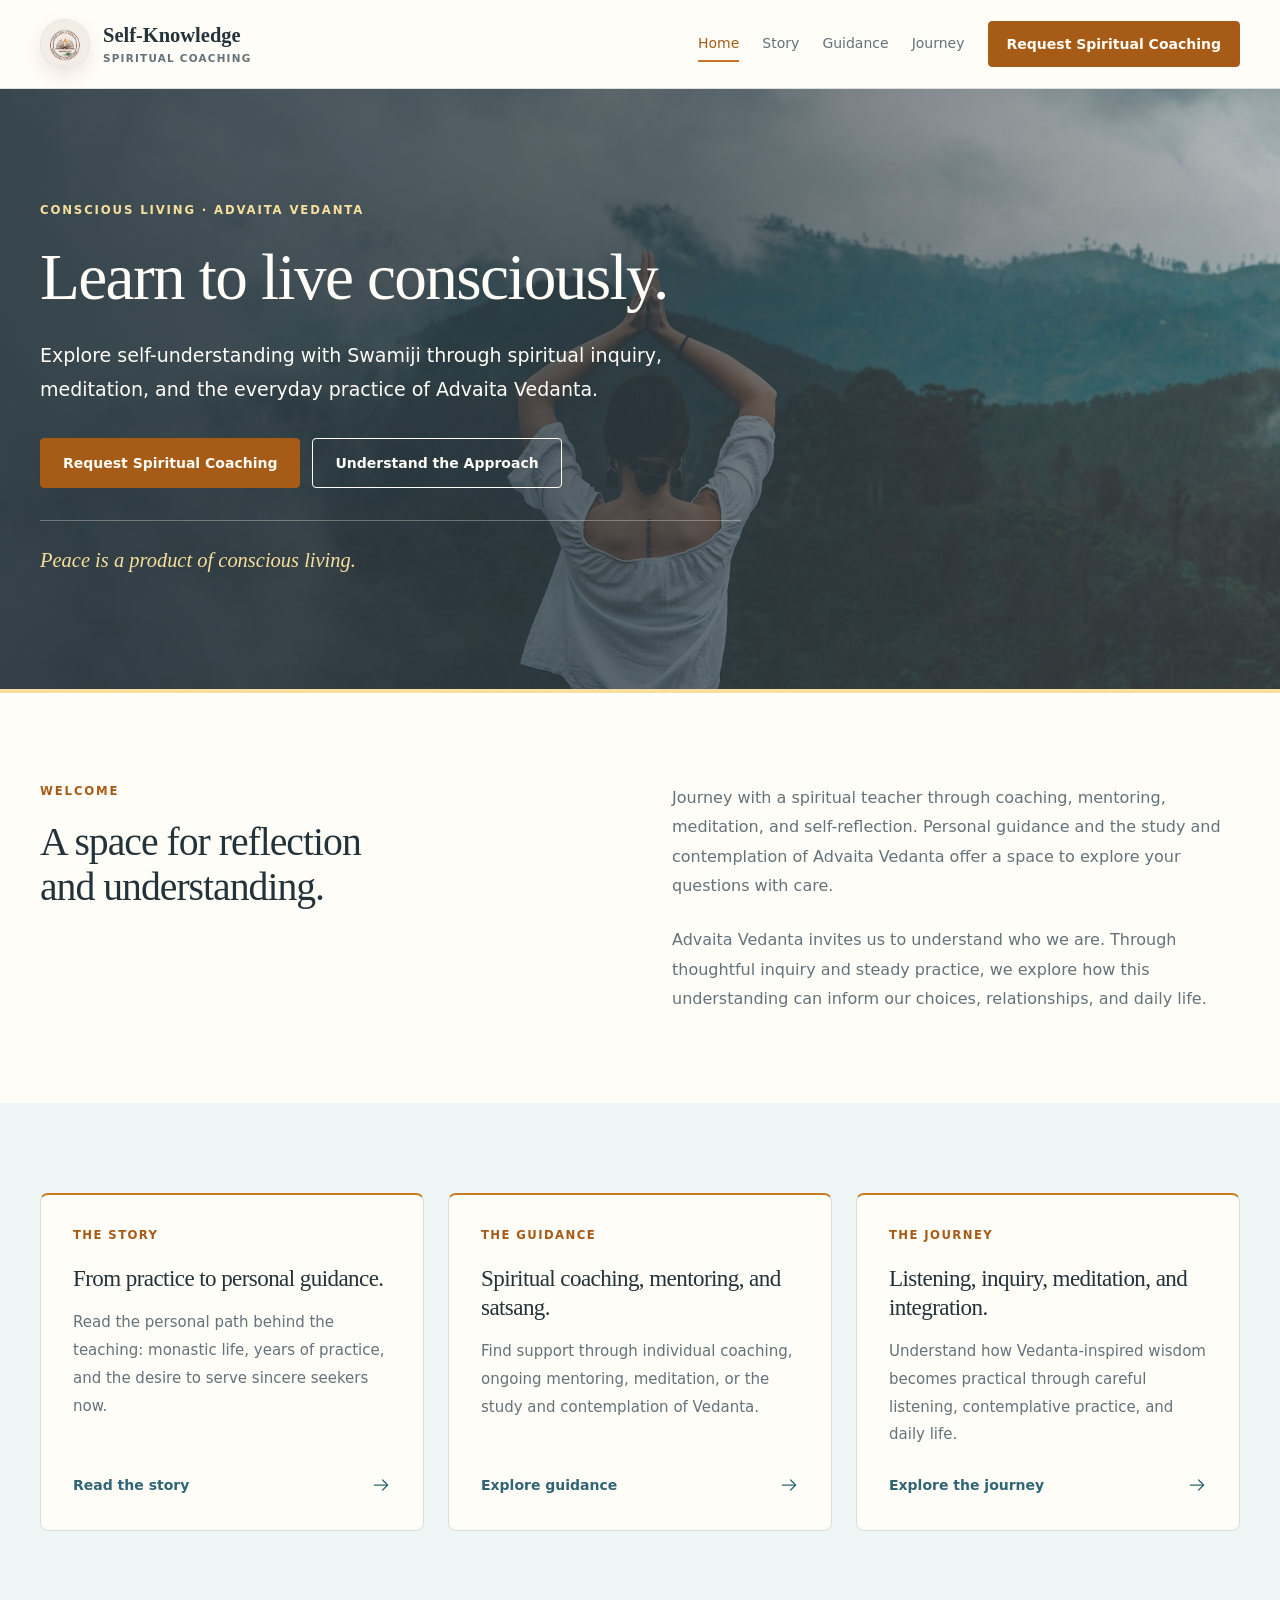
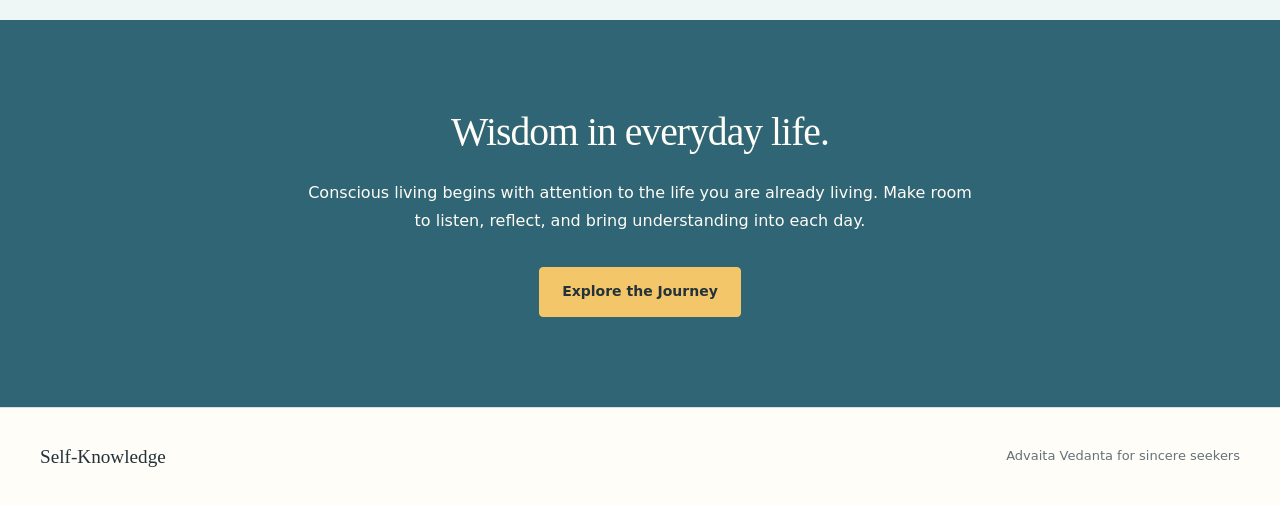
<file: index.html>
<!doctype html>
<html lang="en">
  <head>
    <meta charset="utf-8">
    <meta name="viewport" content="width=device-width, initial-scale=1">
    <title>Spiritual Coaching | Self-Knowledge</title>
    <link rel="stylesheet" href="styles.css?v=20261010-journey">
  </head>
  <body class="site-page">
    <a class="skip-link" href="#main-content">Skip to content</a>
    <div class="site-shell">
      <header class="nav">
        <div class="container nav-inner">
          <a class="brand" href="index.html" aria-label="Self-Knowledge home">
            <img class="brand-emblem" src="images/site-sharada-vidya-emblem.jpg" alt="Sharada Vidya Education Foundation emblem">
            <span class="brand-text">
              <span class="brand-name">Self-Knowledge</span>
              <span class="brand-subtitle">Spiritual Coaching</span>
            </span>
          </a>
          <button class="menu-toggle" type="button" aria-label="Open navigation menu" aria-controls="mobile-navigation" aria-expanded="false">
            <span></span>
            <span></span>
            <span></span>
          </button>
          <nav class="nav-links" aria-label="Primary navigation">
            <a aria-current="page" href="index.html">Home</a>
            <a href="about.html">Story</a>
            <a href="services.html">Guidance</a>
            <a href="approach.html">Journey</a>
            <a class="nav-cta" href="contact.html">Request Spiritual Coaching</a>
          </nav>
        </div>
        <button class="drawer-backdrop" type="button" data-drawer-close tabindex="-1" aria-label="Close navigation menu"></button>
        <aside class="mobile-drawer" id="mobile-navigation" role="dialog" aria-modal="true" aria-label="Mobile navigation" aria-hidden="true" inert>
          <div class="drawer-header">
            <a class="brand" href="index.html" aria-label="Self-Knowledge home">
              <img class="brand-emblem" src="images/site-sharada-vidya-emblem.jpg" alt="Sharada Vidya Education Foundation emblem">
              <span class="brand-text">
                <span class="brand-name">Self-Knowledge</span>
                <span class="brand-subtitle">Spiritual Coaching</span>
              </span>
            </a>
            <button class="drawer-close" type="button" data-drawer-close aria-label="Close navigation menu">Close</button>
          </div>
          <nav class="drawer-links" aria-label="Mobile primary navigation">
            <a aria-current="page" href="index.html">Home</a>
            <a href="about.html">Story</a>
            <a href="services.html">Guidance</a>
            <a href="approach.html">Journey</a>
            <a class="nav-cta" href="contact.html">Request Spiritual Coaching</a>
          </nav>
        </aside>
      </header>

      <main id="main-content" tabindex="-1">
        <section class="hero home-hero">
          <div class="container hero-frame">
            <div class="hero-copy">
              <p class="eyebrow">Conscious living &middot; Advaita Vedanta</p>
              <h1>Learn to live consciously.</h1>
              <p class="lead">Explore self-understanding with Swamiji through spiritual inquiry, meditation, and the everyday practice of Advaita Vedanta.</p>
              <div class="hero-actions">
                <a class="button" href="contact.html">Request Spiritual Coaching</a>
                <a class="button secondary" href="approach.html">Understand the Approach</a>
              </div>
              <p class="hero-note"><span>Peace is a product of conscious living.</span></p>
            </div>
            <figure class="hero-media">
              <img src="images/site-hero-yoga.jpg" alt="Yoga practice overlooking misty mountains" width="1600" height="2000" fetchpriority="high" decoding="async">
            </figure>
          </div>
        </section>

        <section class="section">
          <div class="container intro-grid">
            <div>
              <p class="eyebrow">Welcome</p>
              <h2>A space for reflection<br>and understanding.</h2>
            </div>
            <div class="intro-copy">
              <p>Journey with a spiritual teacher through coaching, mentoring, meditation, and self-reflection. Personal guidance and the study and contemplation of Advaita Vedanta offer a space to explore your questions with care.</p>
              <p>Advaita Vedanta invites us to understand who we are. Through thoughtful inquiry and steady practice, we explore how this understanding can inform our choices, relationships, and daily life.</p>
            </div>
          </div>
        </section>

        <section class="section band">
          <div class="container page-card-grid">
            <article class="page-card">
              <span>The story</span>
              <h3>From practice to personal guidance.</h3>
              <p>Read the personal path behind the teaching: monastic life, years of practice, and the desire to serve sincere seekers now.</p>
              <a href="about.html">Read the story<svg viewBox="0 0 24 24" fill="none" stroke="currentColor" stroke-width="1.5" stroke-linecap="round" stroke-linejoin="round" aria-hidden="true" focusable="false"><path d="M4 12h16m-6-6 6 6-6 6"/></svg></a>
            </article>
            <article class="page-card">
              <span>The guidance</span>
              <h3>Spiritual coaching, mentoring, and satsang.</h3>
              <p>Find support through individual coaching, ongoing mentoring, meditation, or the study and contemplation of Vedanta.</p>
              <a href="services.html">Explore guidance<svg viewBox="0 0 24 24" fill="none" stroke="currentColor" stroke-width="1.5" stroke-linecap="round" stroke-linejoin="round" aria-hidden="true" focusable="false"><path d="M4 12h16m-6-6 6 6-6 6"/></svg></a>
            </article>
            <article class="page-card">
              <span>The journey</span>
              <h3>Listening, inquiry, meditation, and integration.</h3>
              <p>Understand how Vedanta-inspired wisdom becomes practical through careful listening, contemplative practice, and daily life.</p>
              <a href="approach.html">Explore the journey<svg viewBox="0 0 24 24" fill="none" stroke="currentColor" stroke-width="1.5" stroke-linecap="round" stroke-linejoin="round" aria-hidden="true" focusable="false"><path d="M4 12h16m-6-6 6 6-6 6"/></svg></a>
            </article>
          </div>
        </section>

        <section class="section">
          <div class="container">
            <div class="cta-band">
              <h2>Wisdom in everyday life.</h2>
              <p>Conscious living begins with attention to the life you are already living. Make room to listen, reflect, and bring understanding into each day.</p>
              <a class="button" href="approach.html">Explore the Journey</a>
            </div>
          </div>
        </section>
      </main>

      <footer class="footer">
        <div class="container footer-inner">
          <span>Self-Knowledge</span>
          <span>Advaita Vedanta for sincere seekers</span>
        </div>
      </footer>
    </div>
    <script src="script.js?v=20261010-redesign"></script>
  </body>
</html>
</file>
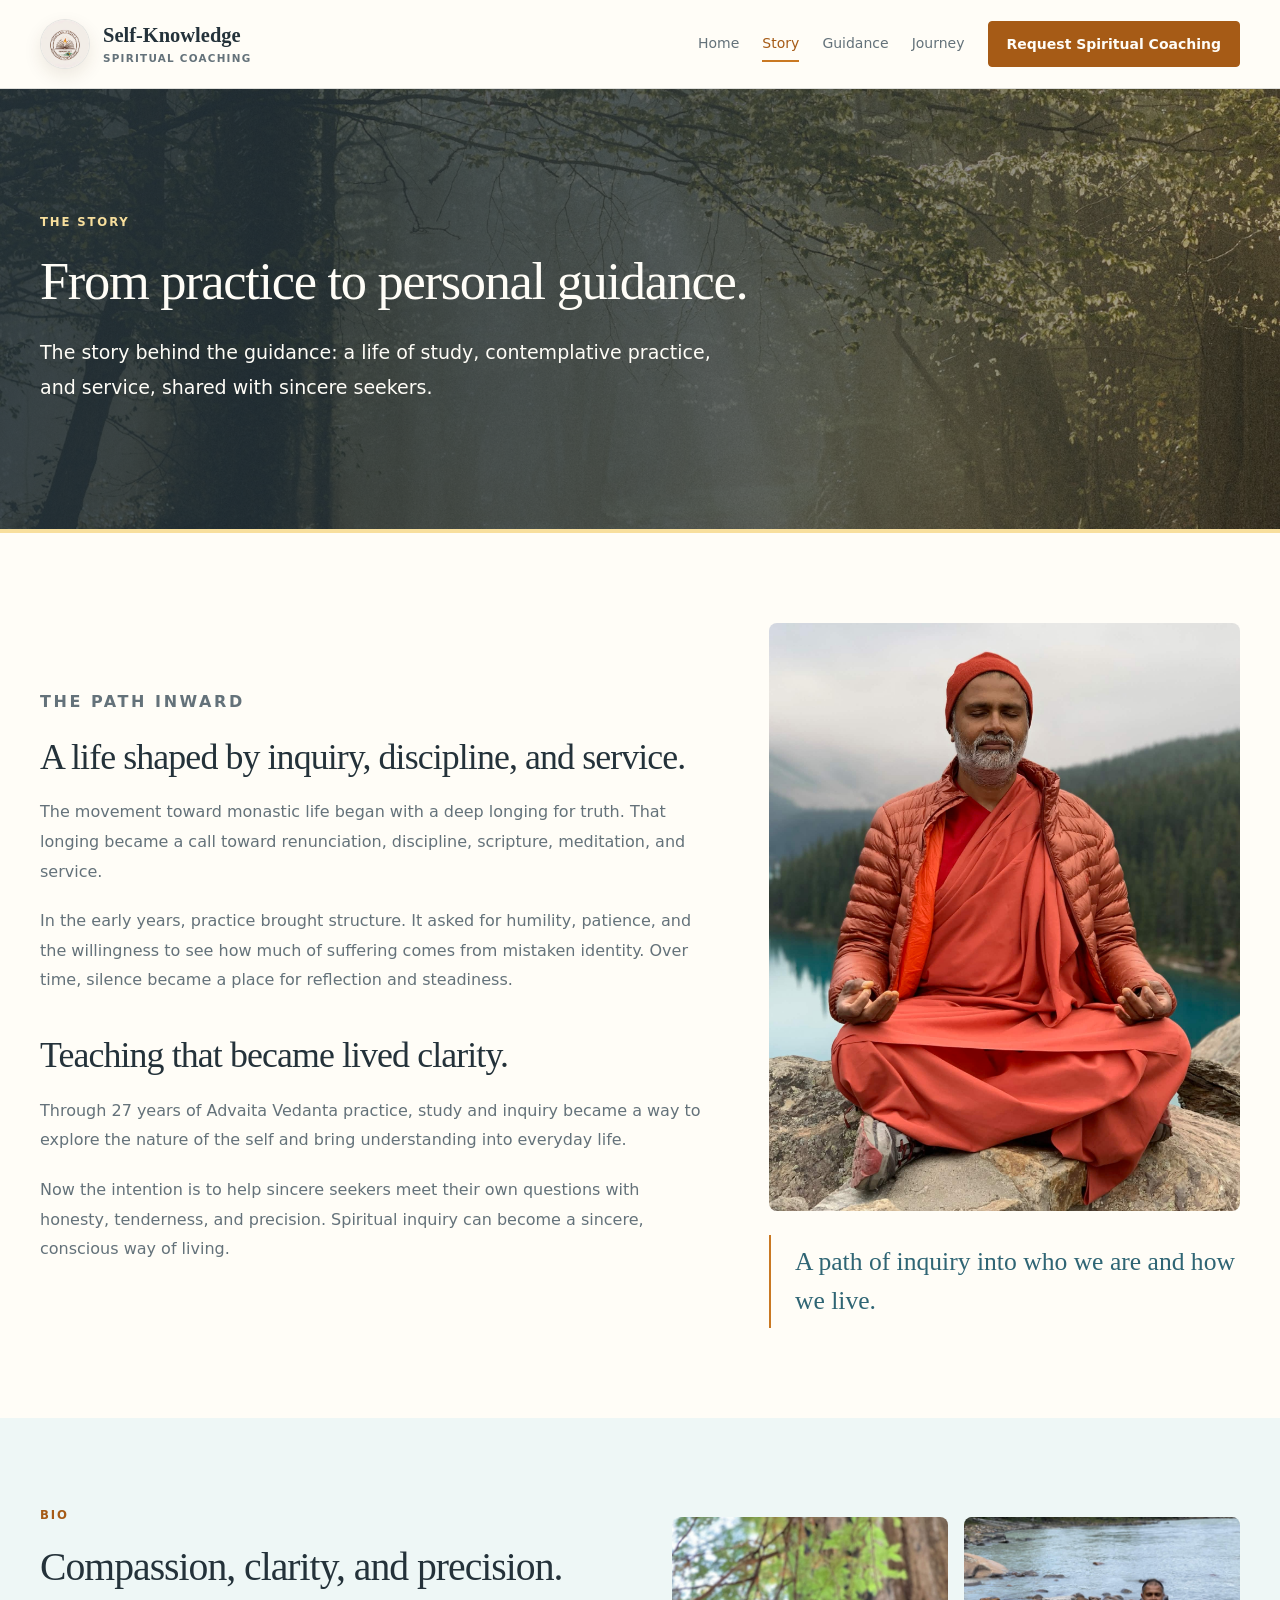
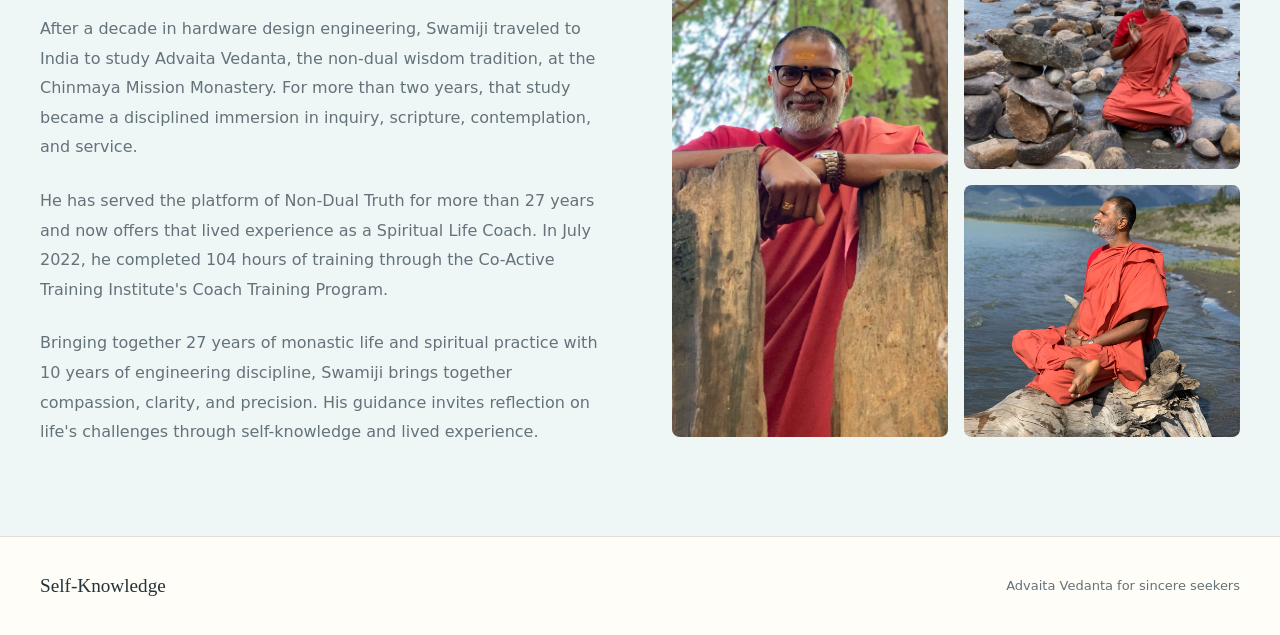
<file: about.html>
<!doctype html>
<html lang="en">
  <head>
    <meta charset="utf-8">
    <meta name="viewport" content="width=device-width, initial-scale=1">
    <title>Story | Self-Knowledge</title>
    <link rel="stylesheet" href="styles.css?v=20261010-journey">
  </head>
  <body class="site-page">
    <a class="skip-link" href="#main-content">Skip to content</a>
    <div class="site-shell">
      <header class="nav">
        <div class="container nav-inner">
          <a class="brand" href="index.html" aria-label="Self-Knowledge home">
            <img class="brand-emblem" src="images/site-sharada-vidya-emblem.jpg" alt="Sharada Vidya Education Foundation emblem">
            <span class="brand-text">
              <span class="brand-name">Self-Knowledge</span>
              <span class="brand-subtitle">Spiritual Coaching</span>
            </span>
          </a>
          <button class="menu-toggle" type="button" aria-label="Open navigation menu" aria-controls="mobile-navigation" aria-expanded="false">
            <span></span>
            <span></span>
            <span></span>
          </button>
          <nav class="nav-links" aria-label="Primary navigation">
            <a href="index.html">Home</a>
            <a aria-current="page" href="about.html">Story</a>
            <a href="services.html">Guidance</a>
            <a href="approach.html">Journey</a>
            <a class="nav-cta" href="contact.html">Request Spiritual Coaching</a>
          </nav>
        </div>
        <button class="drawer-backdrop" type="button" data-drawer-close tabindex="-1" aria-label="Close navigation menu"></button>
        <aside class="mobile-drawer" id="mobile-navigation" role="dialog" aria-modal="true" aria-label="Mobile navigation" aria-hidden="true" inert>
          <div class="drawer-header">
            <a class="brand" href="index.html" aria-label="Self-Knowledge home">
              <img class="brand-emblem" src="images/site-sharada-vidya-emblem.jpg" alt="Sharada Vidya Education Foundation emblem">
              <span class="brand-text">
                <span class="brand-name">Self-Knowledge</span>
                <span class="brand-subtitle">Spiritual Coaching</span>
              </span>
            </a>
            <button class="drawer-close" type="button" data-drawer-close aria-label="Close navigation menu">Close</button>
          </div>
          <nav class="drawer-links" aria-label="Mobile primary navigation">
            <a href="index.html">Home</a>
            <a aria-current="page" href="about.html">Story</a>
            <a href="services.html">Guidance</a>
            <a href="approach.html">Journey</a>
            <a class="nav-cta" href="contact.html">Request Spiritual Coaching</a>
          </nav>
        </aside>
      </header>

      <main id="main-content" tabindex="-1">
        <section class="page-hero story-hero">
          <div class="container hero-frame">
            <div class="hero-copy">
              <p class="eyebrow">The story</p>
            <h1>From practice to personal guidance.</h1>
            <p class="lead">The story behind the guidance: a life of study, contemplative practice, and service, shared with sincere seekers.</p>
            </div>
            <figure class="hero-media">
              <img src="images/site-hero-forest-path.jpg" alt="A quiet path through a misty forest" width="1800" height="2700" fetchpriority="high" decoding="async">
            </figure>
          </div>
        </section>

        <section class="section story-narrative">
          <div class="container story-page story-page-refined">
            <article class="story-main">
              <div class="story-chapter">
              <p class="eyebrow">The path inward</p>
              <h2>A life shaped by inquiry, discipline, and service.</h2>
              <p>The movement toward monastic life began with a deep longing for truth. That longing became a call toward renunciation, discipline, scripture, meditation, and service.</p>
              <p>In the early years, practice brought structure. It asked for humility, patience, and the willingness to see how much of suffering comes from mistaken identity. Over time, silence became a place for reflection and steadiness.</p>
              </div>
              <div class="story-chapter">
              <h2>Teaching that became lived clarity.</h2>
              <p>Through 27 years of Advaita Vedanta practice, study and inquiry became a way to explore the nature of the self and bring understanding into everyday life.</p>
              <p>Now the intention is to help sincere seekers meet their own questions with honesty, tenderness, and precision. Spiritual inquiry can become a sincere, conscious way of living.</p>
            </div>
            </article>
            <aside class="story-aside story-gallery">
              <img src="images/swamiji-mountain-lake-meditation.jpg" alt="Swamiji seated in meditation by a mountain lake" width="2880" height="2160" loading="lazy" decoding="async">
              <p class="quote">A path of inquiry into who we are and how we live.</p>
            </aside>
          </div>
        </section>

        <section class="section band bio-section">
          <div class="container bio-feature">
            <div class="bio-placeholder">
              <p class="eyebrow">Bio</p>
              <h2>Compassion, clarity, and precision.</h2>
              <p>After a decade in hardware design engineering, Swamiji traveled to India to study Advaita Vedanta, the non-dual wisdom tradition, at the Chinmaya Mission Monastery. For more than two years, that study became a disciplined immersion in inquiry, scripture, contemplation, and service.</p>
              <p>He has served the platform of Non-Dual Truth for more than 27 years and now offers that lived experience as a Spiritual Life Coach. In July 2022, he completed 104 hours of training through the Co-Active Training Institute's Coach Training Program.</p>
              <p>Bringing together 27 years of monastic life and spiritual practice with 10 years of engineering discipline, Swamiji brings together compassion, clarity, and precision. His guidance invites reflection on life's challenges through self-knowledge and lived experience.</p>
            </div>
            <div class="bio-image-grid" aria-label="Swamiji photos">
              <img src="images/swamiji-tree-portrait.jpg" alt="Swamiji smiling among trees" width="2160" height="2880" loading="lazy" decoding="async">
              <img src="images/swamiji-riverside-meditation.jpg" alt="Swamiji meditating beside a quiet river" width="2880" height="2160" loading="lazy" decoding="async">
              <img src="images/swamiji-lakeside-profile.jpg" alt="Swamiji seated beside a mountain lake" width="2160" height="2880" loading="lazy" decoding="async">
            </div>
          </div>
        </section>

      </main>

      <footer class="footer">
        <div class="container footer-inner">
          <span>Self-Knowledge</span>
          <span>Advaita Vedanta for sincere seekers</span>
        </div>
      </footer>
    </div>
    <script src="script.js?v=20261010-redesign"></script>
  </body>
</html>
</file>
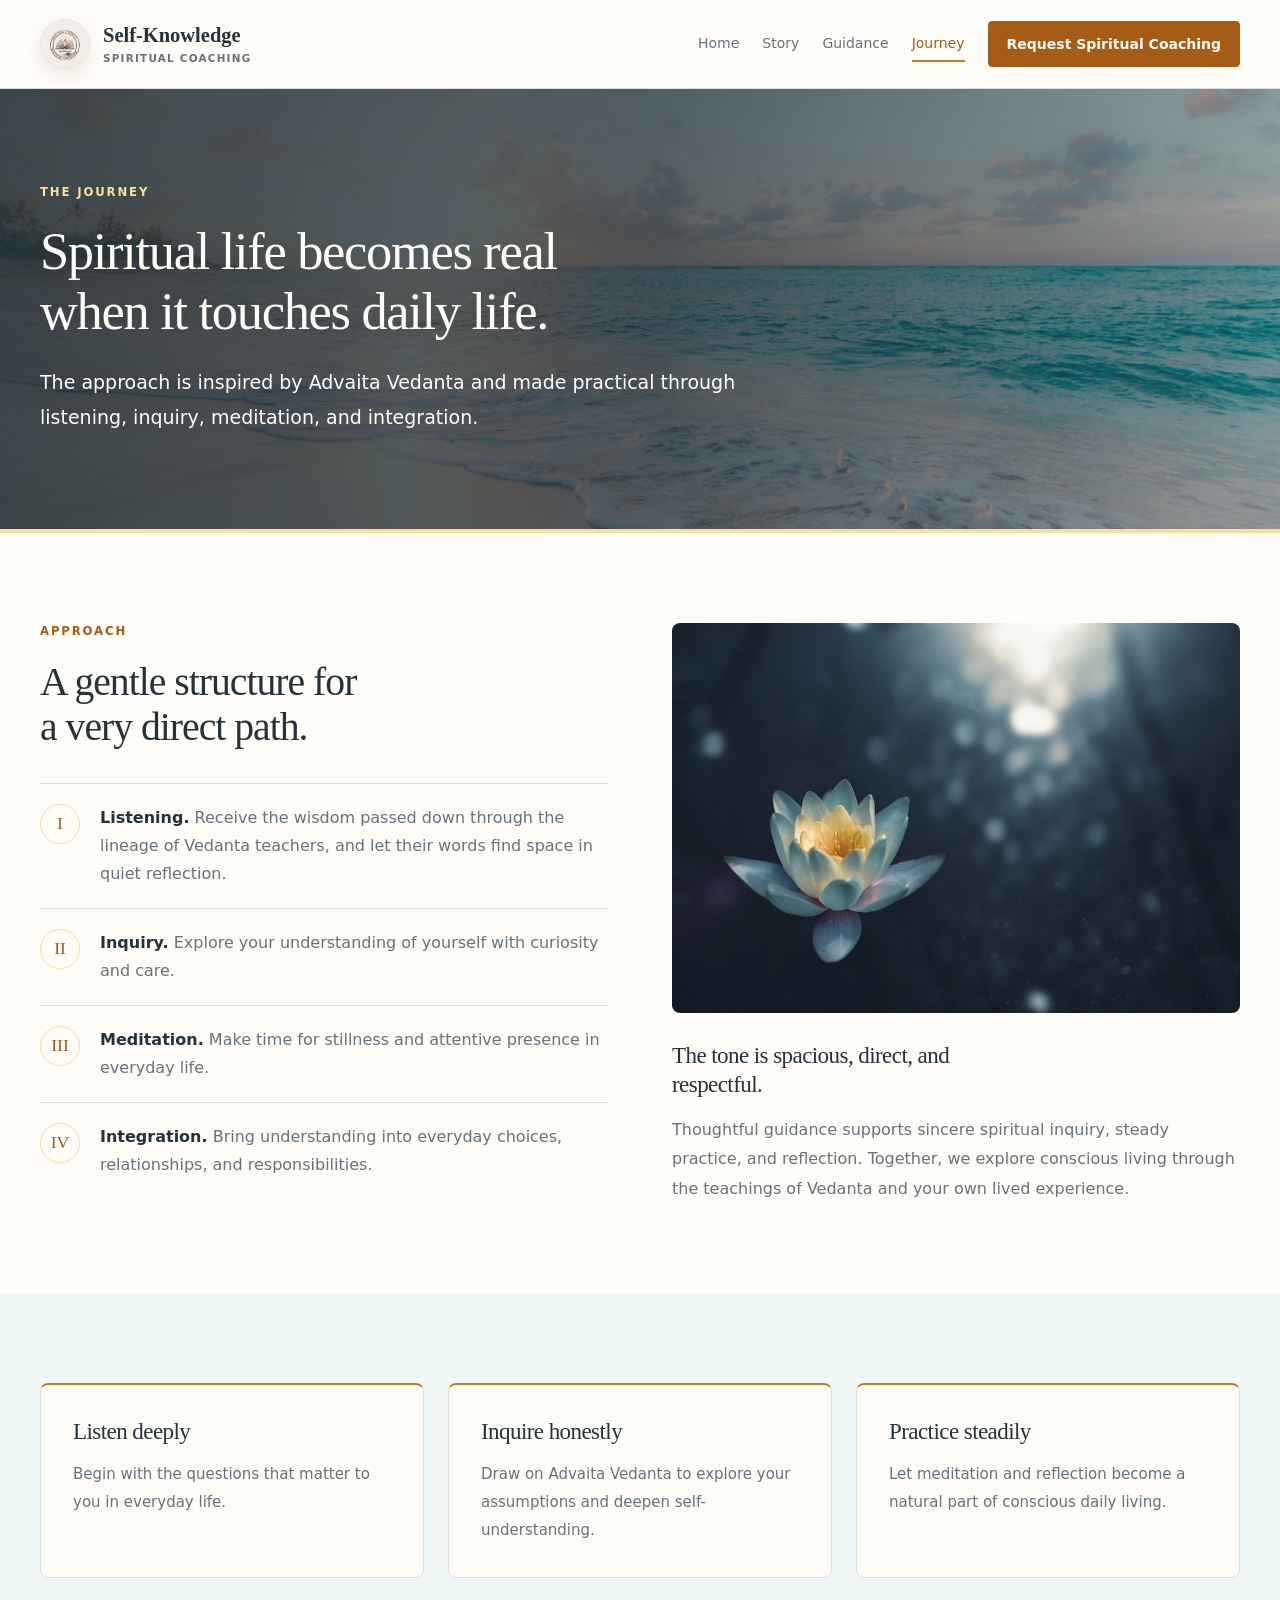
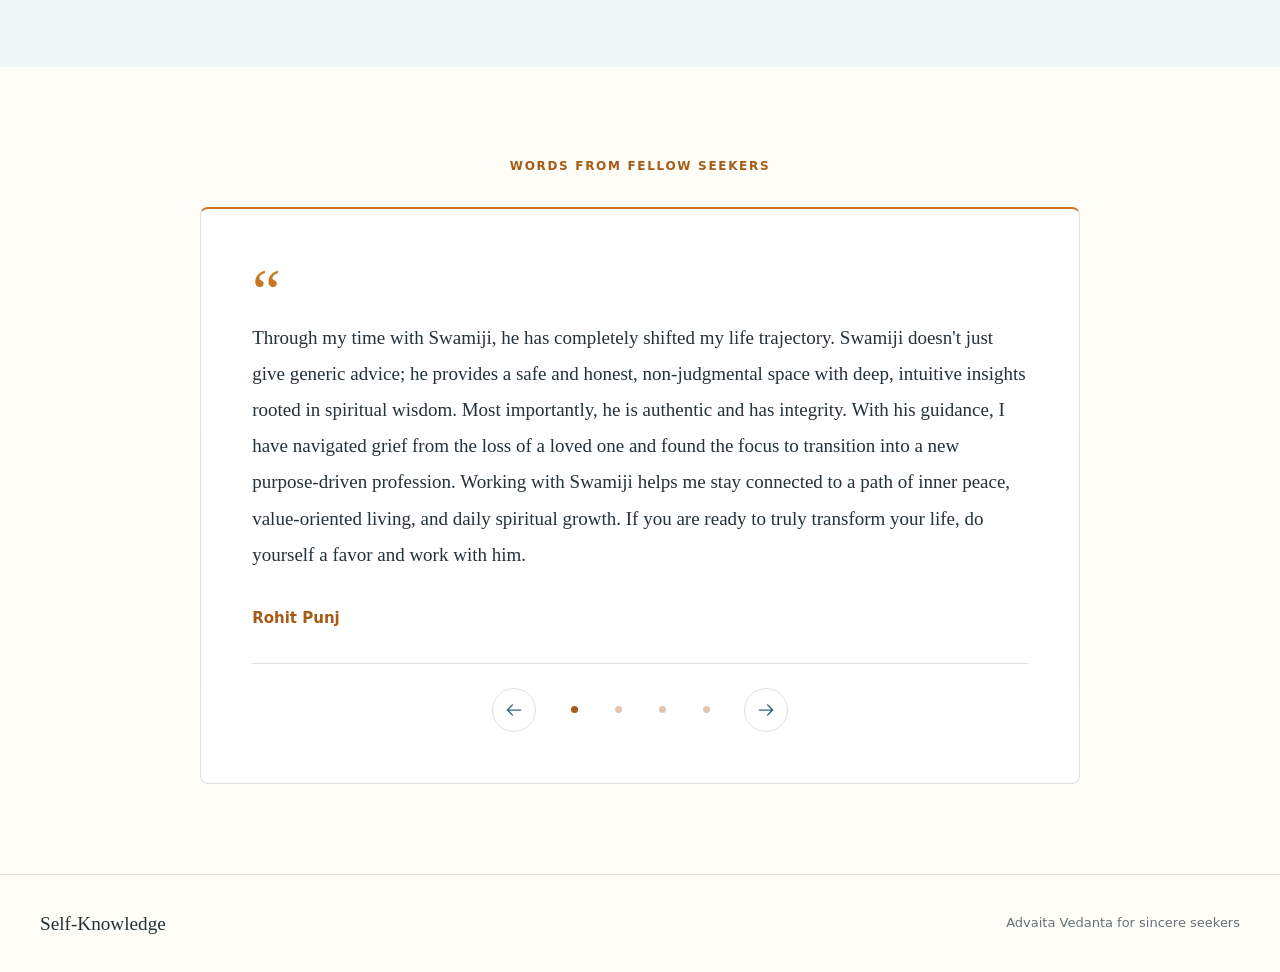
<file: approach.html>
<!doctype html>
<html lang="en">
  <head>
    <meta charset="utf-8">
    <meta name="viewport" content="width=device-width, initial-scale=1">
    <title>Journey | Self-Knowledge</title>
    <link rel="stylesheet" href="styles.css?v=20261010-journey">
  </head>
  <body class="site-page">
    <a class="skip-link" href="#main-content">Skip to content</a>
    <div class="site-shell">
      <header class="nav">
        <div class="container nav-inner">
          <a class="brand" href="index.html" aria-label="Self-Knowledge home">
            <img class="brand-emblem" src="images/site-sharada-vidya-emblem.jpg" alt="Sharada Vidya Education Foundation emblem">
            <span class="brand-text">
              <span class="brand-name">Self-Knowledge</span>
              <span class="brand-subtitle">Spiritual Coaching</span>
            </span>
          </a>
          <button class="menu-toggle" type="button" aria-label="Open navigation menu" aria-controls="mobile-navigation" aria-expanded="false">
            <span></span>
            <span></span>
            <span></span>
          </button>
          <nav class="nav-links" aria-label="Primary navigation">
            <a href="index.html">Home</a>
            <a href="about.html">Story</a>
            <a href="services.html">Guidance</a>
            <a aria-current="page" href="approach.html">Journey</a>
            <a class="nav-cta" href="contact.html">Request Spiritual Coaching</a>
          </nav>
        </div>
        <button class="drawer-backdrop" type="button" data-drawer-close tabindex="-1" aria-label="Close navigation menu"></button>
        <aside class="mobile-drawer" id="mobile-navigation" role="dialog" aria-modal="true" aria-label="Mobile navigation" aria-hidden="true" inert>
          <div class="drawer-header">
            <a class="brand" href="index.html" aria-label="Self-Knowledge home">
              <img class="brand-emblem" src="images/site-sharada-vidya-emblem.jpg" alt="Sharada Vidya Education Foundation emblem">
              <span class="brand-text">
                <span class="brand-name">Self-Knowledge</span>
                <span class="brand-subtitle">Spiritual Coaching</span>
              </span>
            </a>
            <button class="drawer-close" type="button" data-drawer-close aria-label="Close navigation menu">Close</button>
          </div>
          <nav class="drawer-links" aria-label="Mobile primary navigation">
            <a href="index.html">Home</a>
            <a href="about.html">Story</a>
            <a href="services.html">Guidance</a>
            <a aria-current="page" href="approach.html">Journey</a>
            <a class="nav-cta" href="contact.html">Request Spiritual Coaching</a>
          </nav>
        </aside>
      </header>

      <main id="main-content" tabindex="-1">
        <section class="page-hero path-hero">
          <div class="container hero-frame">
            <div class="hero-copy">
              <p class="eyebrow">The journey</p>
            <h1>Spiritual life becomes real when it touches daily life.</h1>
            <p class="lead">The approach is inspired by Advaita Vedanta and made practical through listening, inquiry, meditation, and integration.</p>
            </div>
            <figure class="hero-media">
              <img src="images/site-hero-quiet-shore.jpg" alt="A peaceful shoreline beside clear water" width="1800" height="1197" fetchpriority="high" decoding="async">
            </figure>
          </div>
        </section>

        <section class="section">
          <div class="container practice">
            <div>
              <p class="eyebrow">Approach</p>
              <h2>A gentle structure for a very direct path.</h2>
              <ul class="practice-list">
                <li><span class="number">I</span><span><strong>Listening.</strong> Receive the wisdom passed down through the lineage of Vedanta teachers, and let their words find space in quiet reflection.</span></li>
                <li><span class="number">II</span><span><strong>Inquiry.</strong> Explore your understanding of yourself with curiosity and care.</span></li>
                <li><span class="number">III</span><span><strong>Meditation.</strong> Make time for stillness and attentive presence in everyday life.</span></li>
                <li><span class="number">IV</span><span><strong>Integration.</strong> Bring understanding into everyday choices, relationships, and responsibilities.</span></li>
              </ul>
            </div>
            <aside class="practice-panel">
              <img src="images/site-path-flowers.jpg" alt="A pale water lily resting on still water" width="1000" height="650" loading="lazy" decoding="async">
              <h3>The tone is spacious, direct, and respectful.</h3>
              <p>Thoughtful guidance supports sincere spiritual inquiry, steady practice, and reflection. Together, we explore conscious living through the teachings of Vedanta and your own lived experience.</p>
            </aside>
          </div>
        </section>

        <section class="section band">
          <div class="container detail-grid">
            <article>
              <h3>Listen deeply</h3>
              <p>Begin with the questions that matter to you in everyday life.</p>
            </article>
            <article>
              <h3>Inquire honestly</h3>
              <p>Draw on Advaita Vedanta to explore your assumptions and deepen self-understanding.</p>
            </article>
            <article>
              <h3>Practice steadily</h3>
              <p>Let meditation and reflection become a natural part of conscious daily living.</p>
            </article>
          </div>
        </section>
        <section class="section" id="reflections" aria-labelledby="testimonies-heading">
          <div class="container reflections">
            <h2 class="testimony-heading" id="testimonies-heading">Words from fellow seekers</h2>
            <div class="testimony-carousel" role="region" aria-roledescription="carousel" aria-labelledby="testimonies-heading" data-testimony-carousel>
              <div class="testimony-slides" id="testimony-slides" aria-live="off">
                <figure class="testimony-slide" role="group" aria-roledescription="slide" aria-label="1 of 4">
                  <blockquote>
                    <p>Through my time with Swamiji, he has completely shifted my life trajectory. Swamiji doesn't just give generic advice; he provides a safe and honest, non-judgmental space with deep, intuitive insights rooted in spiritual wisdom. Most importantly, he is authentic and has integrity. With his guidance, I have navigated grief from the loss of a loved one and found the focus to transition into a new purpose-driven profession. Working with Swamiji helps me stay connected to a path of inner peace, value-oriented living, and daily spiritual growth. If you are ready to truly transform your life, do yourself a favor and work with him.</p>
                  </blockquote>
                  <figcaption><span class="testimony-name">Rohit Punj</span></figcaption>
                </figure>
                <figure class="testimony-slide" role="group" aria-roledescription="slide" aria-label="2 of 4">
                  <blockquote>
                    <p>I have known Swami Shivatmananda for 20 years, and his wisdom and guidance have profoundly shaped my life. Over these years, he has helped me deepen my spiritual understanding and bring that understanding into my everyday choices, relationships, and responsibilities.</p>
                    <p>What I value most is how his guidance continues to resonate long after our conversations. He has encouraged me to look inward with honesty, approach challenges with patience, and respond to others with greater compassion. Through his example and our discussions, I have come to see spiritual growth as a daily practice, reflected in how I listen, how I serve, and how I handle uncertainty.</p>
                    <p>When I face difficult decisions, I often return to what I have learned from him. His guidance has helped me find perspective, stay connected to my values, and move forward with greater clarity and purpose. I am deeply grateful for his presence in my life and for the lasting influence he has had on the person I continue to become.</p>
                  </blockquote>
                  <figcaption><span class="testimony-name">Sachin Shah</span></figcaption>
                </figure>
                <figure class="testimony-slide" role="group" aria-roledescription="slide" aria-label="3 of 4">
                  <blockquote>
                    <p>Dear Fellow Seeker on the Path,</p>
                    <p>I have had the profound privilege of walking alongside Swami Shivatmananda for over seven years, and he has truly been the anchor of my spiritual journey. Having lived as a monk for almost 30 years, Swamiji carries an immense depth of wisdom, yet his guidance is entirely free from rigidity or dogma.</p>
                    <p>When we first met, my path was a traditional Hindu one, following the Advaita Vedanta teachings of his own lineage. Over time, my soul called me to explore new terrains, eventually leading me toward Vajrayana Buddhism. In the hands of a lesser guide, such a transition might have met resistance. But Swamiji’s love and mentorship transcend boundaries. Instead of imposing his own beliefs, he held a flawless, loving space for me, encouraging me to fearlessly pursue the path that resonated with my true self.</p>
                    <p>As my path continues to evolve, Swamiji remains right there, holding space and encouraging me through every twist and turn of this magical journey of life. To me, the ultimate mark of a true spiritual master is not one who creates followers, but one who fosters total spiritual freedom. Swamiji is the embodiment of that rare, unconditional grace. If you are looking for a guide who will truly honor your sovereignty and help you uncover your own inner light, you have found him.</p>
                    <p>In deep gratitude and fellowship,</p>
                  </blockquote>
                  <figcaption><span class="testimony-name">Randal Bird</span><span class="testimony-detail">Longtime Student &amp; Seeker</span></figcaption>
                </figure>
                <figure class="testimony-slide" role="group" aria-roledescription="slide" aria-label="4 of 4">
                  <blockquote>
                    <p>Swami Ji guided me through some of the most difficult challenges of my life, both personal and professional. From the start of our relationship, he accepted me for who I was, despite my flaws and shortcomings. What sets him apart is a rare combination of (1) dharmic knowledge that helped me see my struggles in the context of my karmic path, and (2) a refined spiritual intuition that turns ancient wisdom into concrete, actionable guidance. Having lived in the West and been trained as a monk in the East, Swami Ji provided spiritual coaching that felt deeply personal, yet grounded and relevant to modern life.</p>
                  </blockquote>
                  <figcaption><span class="testimony-name">Amith M.</span><span class="testimony-detail">California, USA</span></figcaption>
                </figure>
              </div>
              <div class="testimony-controls" hidden>
                <button type="button" class="testimony-arrow" data-testimony-prev aria-label="Previous testimony" aria-controls="testimony-slides"><svg viewBox="0 0 24 24" fill="none" stroke="currentColor" stroke-width="1.5" stroke-linecap="round" stroke-linejoin="round" aria-hidden="true" focusable="false"><path d="M20 12H4m6-6-6 6 6 6"/></svg></button>
                <div class="testimony-dots" aria-label="Choose a testimony">
                  <button type="button" class="testimony-dot" data-testimony-index="0" aria-label="Read Rohit Punj's testimony" aria-current="true" aria-controls="testimony-slides"><span></span></button>
                  <button type="button" class="testimony-dot" data-testimony-index="1" aria-label="Read Sachin Shah's testimony" aria-controls="testimony-slides"><span></span></button>
                  <button type="button" class="testimony-dot" data-testimony-index="2" aria-label="Read Randal Bird's testimony" aria-controls="testimony-slides"><span></span></button>
                  <button type="button" class="testimony-dot" data-testimony-index="3" aria-label="Read Amith M.'s testimony" aria-controls="testimony-slides"><span></span></button>
                </div>
                <button type="button" class="testimony-arrow" data-testimony-next aria-label="Next testimony" aria-controls="testimony-slides"><svg viewBox="0 0 24 24" fill="none" stroke="currentColor" stroke-width="1.5" stroke-linecap="round" stroke-linejoin="round" aria-hidden="true" focusable="false"><path d="M4 12h16m-6-6 6 6-6 6"/></svg></button>
                <span class="testimony-position" aria-live="polite" aria-atomic="true">1 of 4</span>
              </div>
            </div>
          </div>
        </section>
      </main>

      <footer class="footer">
        <div class="container footer-inner">
          <span>Self-Knowledge</span>
          <span>Advaita Vedanta for sincere seekers</span>
        </div>
      </footer>
    </div>
    <script src="script.js?v=20261010-redesign"></script>
  </body>
</html>
</file>
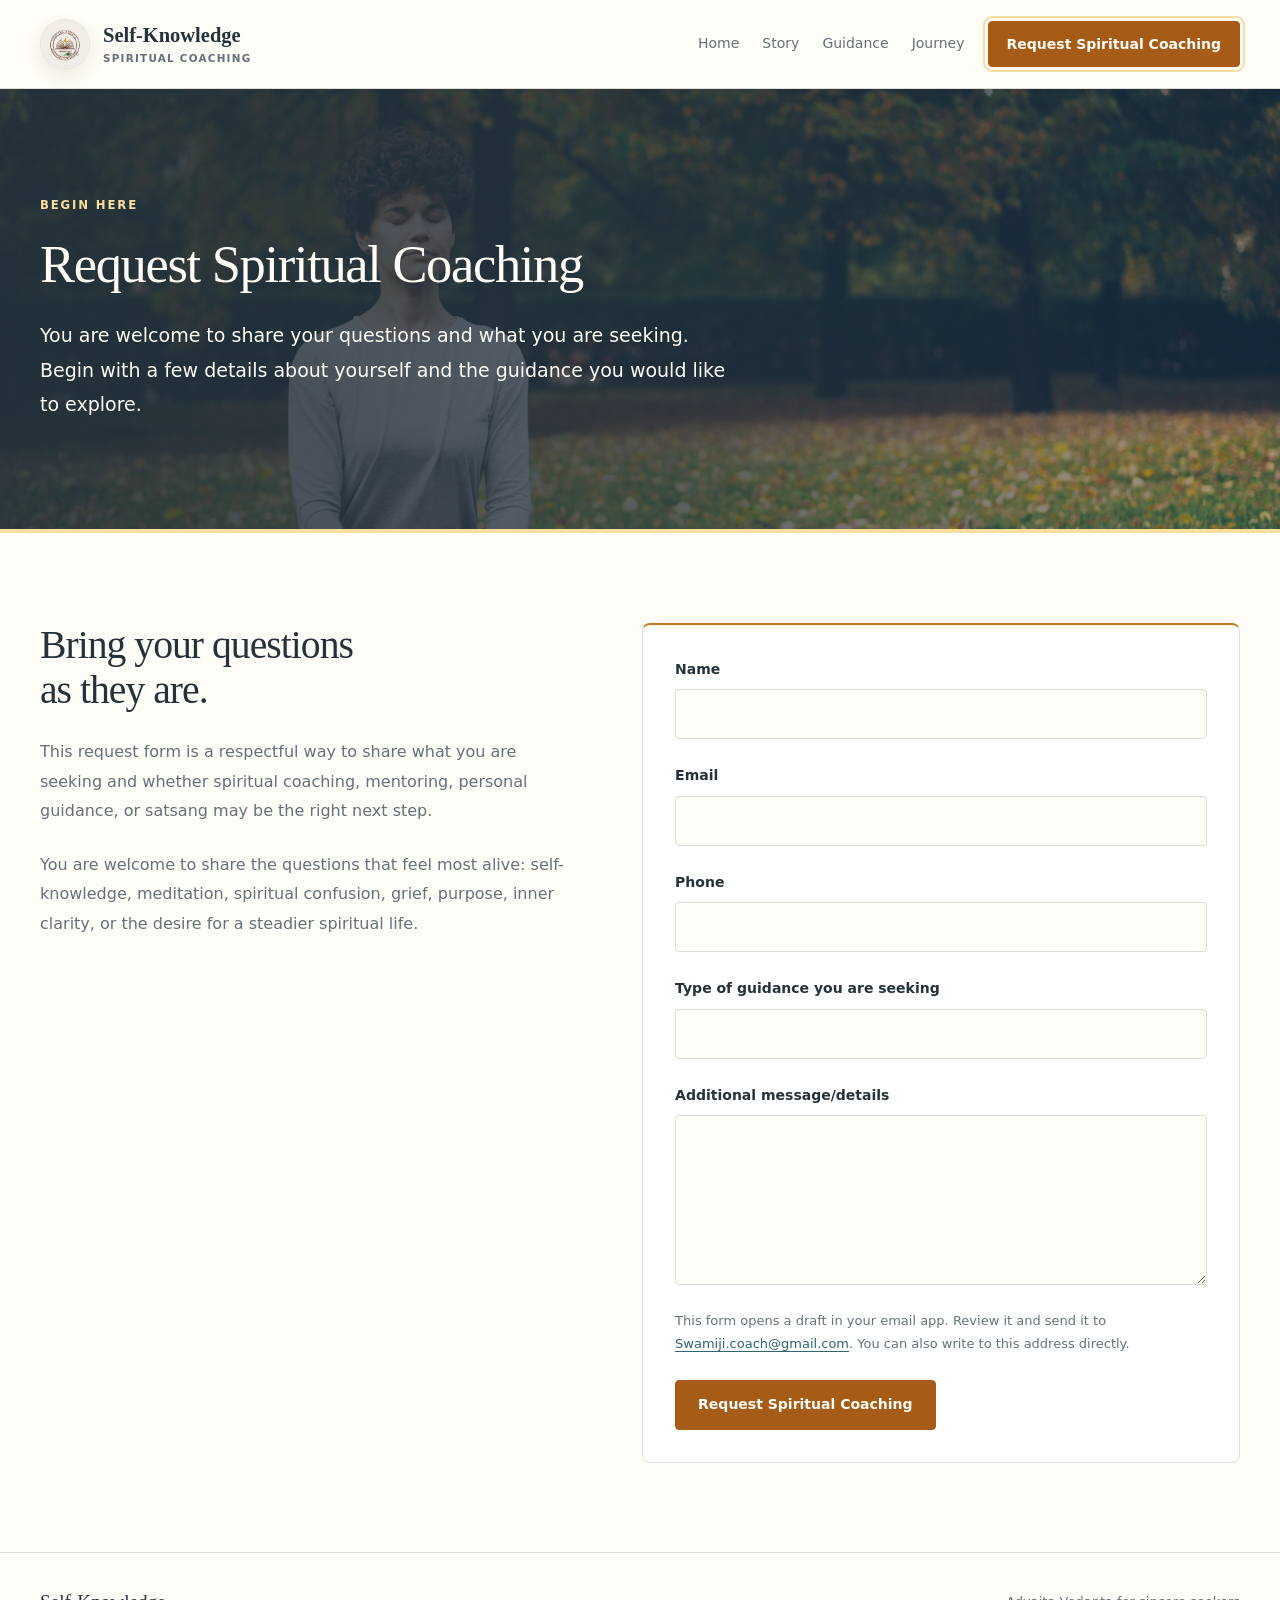
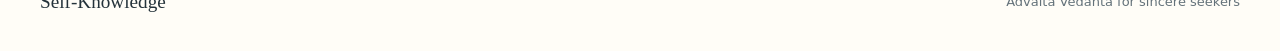
<file: contact.html>
<!doctype html>
<html lang="en">
  <head>
    <meta charset="utf-8">
    <meta name="viewport" content="width=device-width, initial-scale=1">
    <title>Request Spiritual Coaching | Self-Knowledge</title>
    <link rel="stylesheet" href="styles.css?v=20261010-journey">
  </head>
  <body class="site-page">
    <a class="skip-link" href="#main-content">Skip to content</a>
    <div class="site-shell">
      <header class="nav">
        <div class="container nav-inner">
          <a class="brand" href="index.html" aria-label="Self-Knowledge home">
            <img class="brand-emblem" src="images/site-sharada-vidya-emblem.jpg" alt="Sharada Vidya Education Foundation emblem">
            <span class="brand-text">
              <span class="brand-name">Self-Knowledge</span>
              <span class="brand-subtitle">Spiritual Coaching</span>
            </span>
          </a>
          <button class="menu-toggle" type="button" aria-label="Open navigation menu" aria-controls="mobile-navigation" aria-expanded="false">
            <span></span>
            <span></span>
            <span></span>
          </button>
          <nav class="nav-links" aria-label="Primary navigation">
            <a href="index.html">Home</a>
            <a href="about.html">Story</a>
            <a href="services.html">Guidance</a>
            <a href="approach.html">Journey</a>
            <a class="nav-cta" aria-current="page" href="contact.html">Request Spiritual Coaching</a>
          </nav>
        </div>
        <button class="drawer-backdrop" type="button" data-drawer-close tabindex="-1" aria-label="Close navigation menu"></button>
        <aside class="mobile-drawer" id="mobile-navigation" role="dialog" aria-modal="true" aria-label="Mobile navigation" aria-hidden="true" inert>
          <div class="drawer-header">
            <a class="brand" href="index.html" aria-label="Self-Knowledge home">
              <img class="brand-emblem" src="images/site-sharada-vidya-emblem.jpg" alt="Sharada Vidya Education Foundation emblem">
              <span class="brand-text">
                <span class="brand-name">Self-Knowledge</span>
                <span class="brand-subtitle">Spiritual Coaching</span>
              </span>
            </a>
            <button class="drawer-close" type="button" data-drawer-close aria-label="Close navigation menu">Close</button>
          </div>
          <nav class="drawer-links" aria-label="Mobile primary navigation">
            <a href="index.html">Home</a>
            <a href="about.html">Story</a>
            <a href="services.html">Guidance</a>
            <a href="approach.html">Journey</a>
            <a class="nav-cta" aria-current="page" href="contact.html">Request Spiritual Coaching</a>
          </nav>
        </aside>
      </header>

      <main id="main-content" tabindex="-1">
        <section class="page-hero contact-hero">
          <div class="container hero-frame">
            <div class="hero-copy">
              <p class="eyebrow">Begin here</p>
            <h1>Request Spiritual Coaching</h1>
            <p class="lead">You are welcome to share your questions and what you are seeking. Begin with a few details about yourself and the guidance you would like to explore.</p>
            </div>
            <figure class="hero-media">
              <img src="images/site-hero-park-practice.jpg" alt="Quiet meditation in an autumn park" width="1800" height="1013" fetchpriority="high" decoding="async">
            </figure>
          </div>
        </section>

        <section class="section">
          <div class="container contact-layout">
            <div class="contact-copy">
              <h2>Bring your questions as they are.</h2>
              <p>This request form is a respectful way to share what you are seeking and whether spiritual coaching, mentoring, personal guidance, or satsang may be the right next step.</p>
              <p>You are welcome to share the questions that feel most alive: self-knowledge, meditation, spiritual confusion, grief, purpose, inner clarity, or the desire for a steadier spiritual life.</p>
            </div>

            <form class="contact-form" aria-describedby="email-help" action="mailto:Swamiji.coach@gmail.com" method="post" enctype="text/plain">
              <label>
                Name
                <input name="name" type="text" autocomplete="name">
              </label>
              <label>
                Email
                <input name="email" type="email" autocomplete="email">
              </label>
              <label>
                Phone
                <input name="phone" type="tel" autocomplete="tel">
              </label>
              <label>
                Type of guidance you are seeking
                <input name="guidance-type" type="text" autocomplete="off">
              </label>
              <label>
                Additional message/details
                <textarea name="message" rows="6"></textarea>
              </label>
              <p class="form-note" id="email-help">This form opens a draft in your email app. Review it and send it to <a href="mailto:Swamiji.coach@gmail.com">Swamiji.coach@gmail.com</a>. You can also write to this address directly.</p>
              <button class="button" type="submit">Request Spiritual Coaching</button>
            </form>
          </div>
        </section>
      </main>

      <footer class="footer">
        <div class="container footer-inner">
          <span>Self-Knowledge</span>
          <span>Advaita Vedanta for sincere seekers</span>
        </div>
      </footer>
    </div>
    <script src="script.js?v=20261010-redesign"></script>
  </body>
</html>
</file>
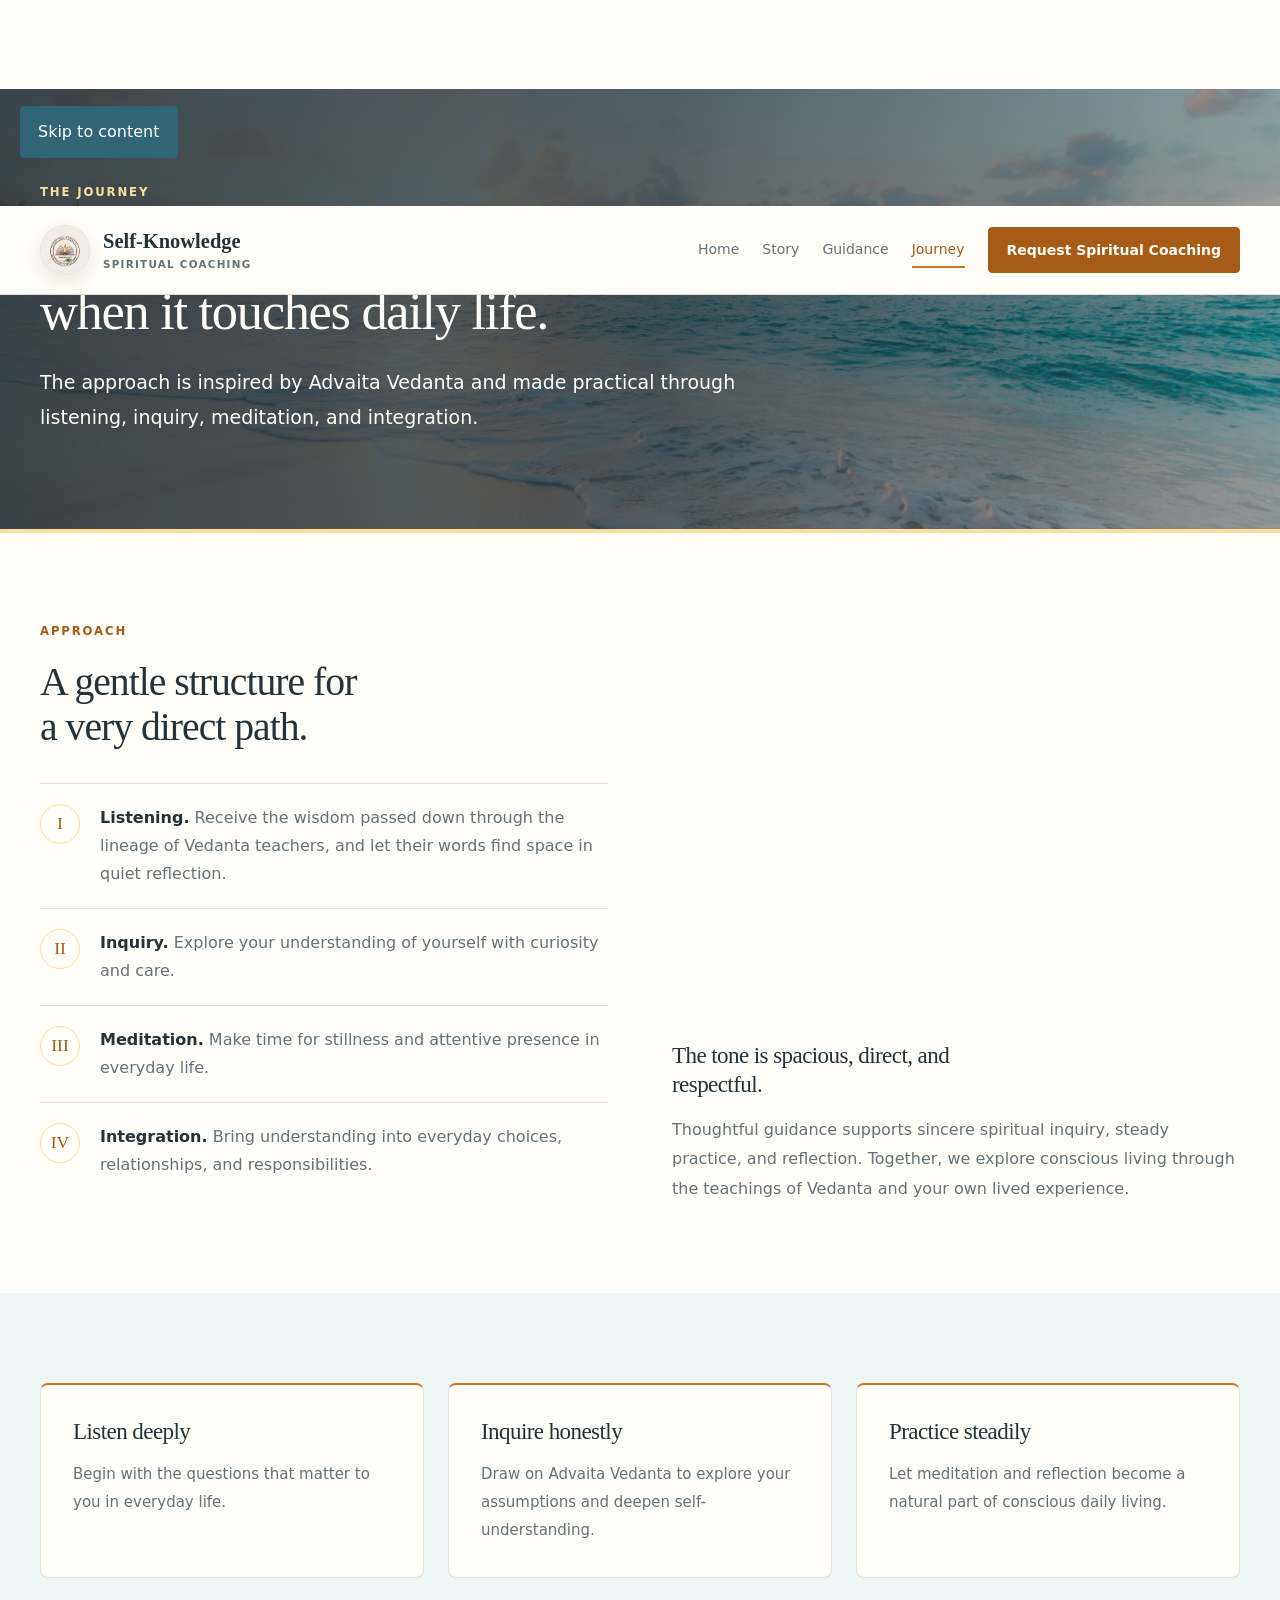
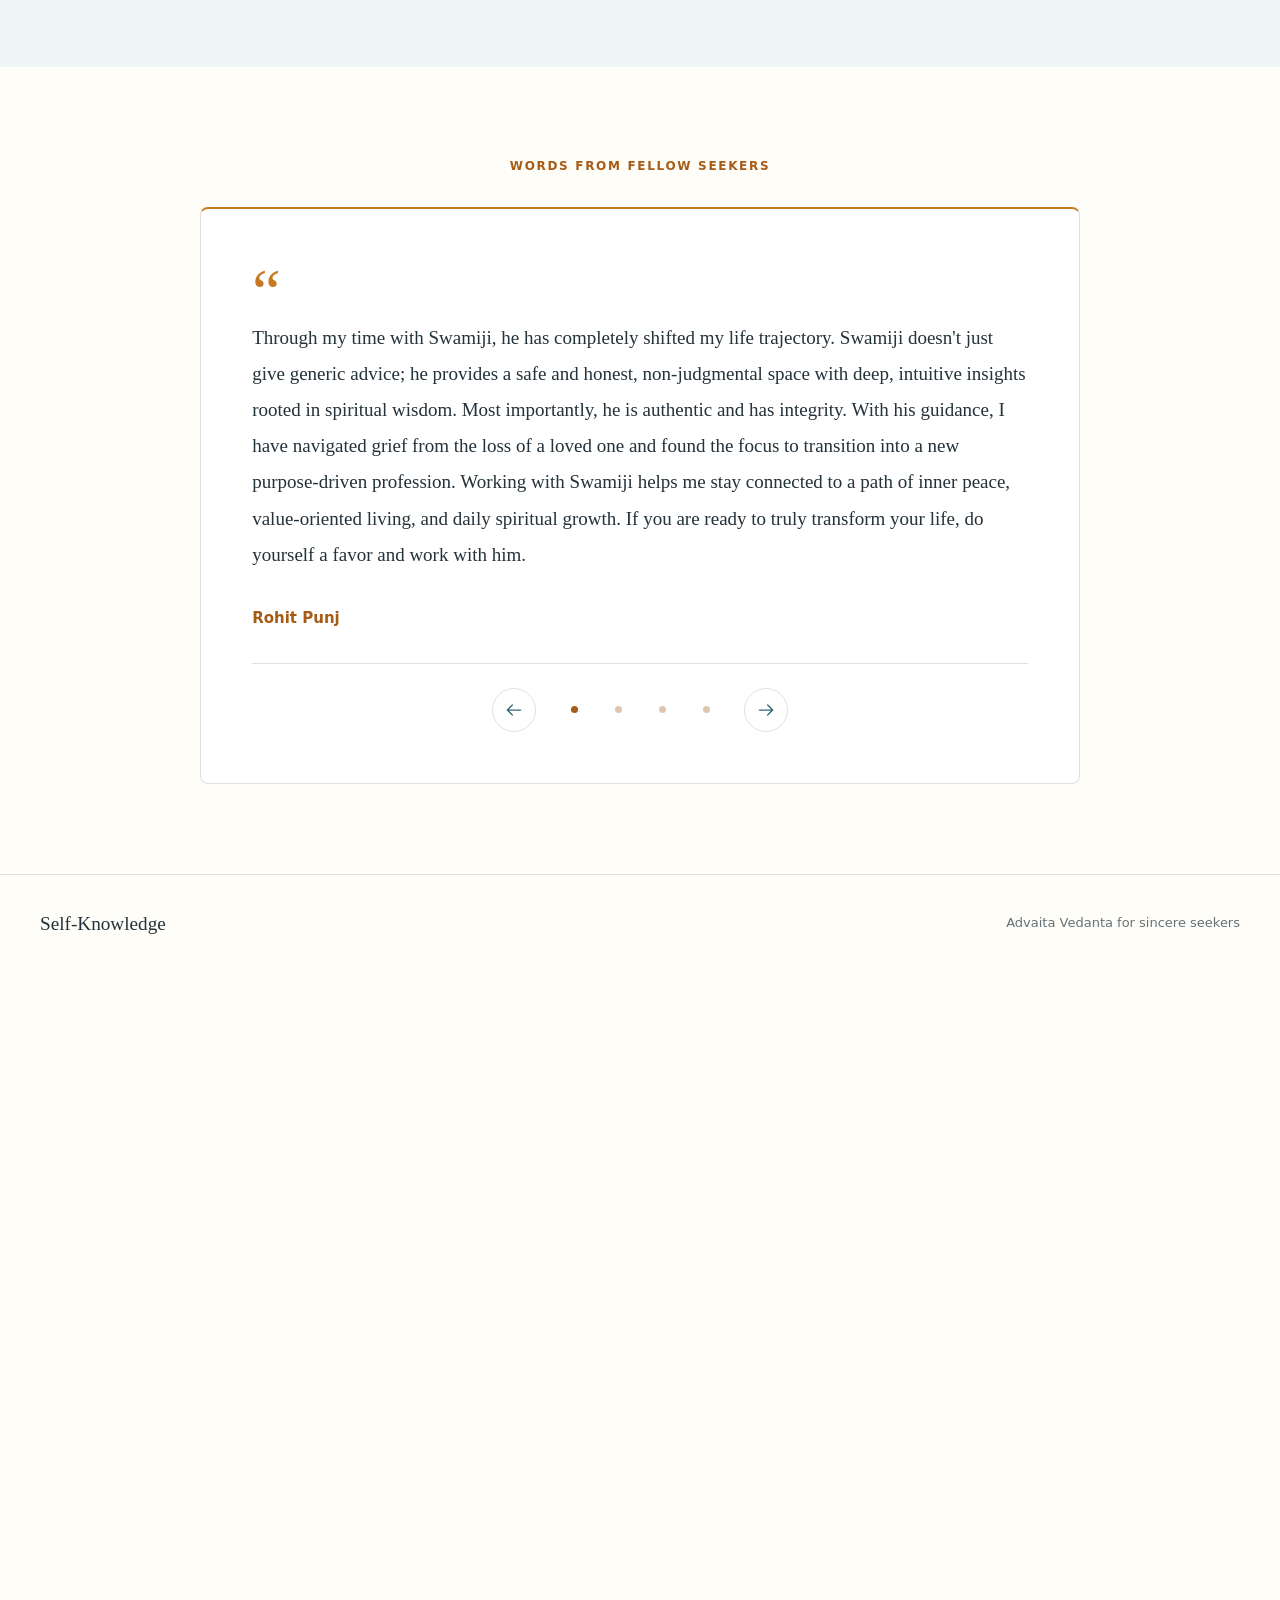
<file: experiences.html>
<!doctype html>
<html lang="en">
  <head>
    <meta charset="utf-8">
    <meta name="viewport" content="width=device-width, initial-scale=1">
    <title>Experiences | Self-Knowledge</title>
    <meta http-equiv="refresh" content="0; url=approach.html#reflections">
    <link rel="canonical" href="approach.html">
    <link rel="stylesheet" href="styles.css?v=20261010-journey">
  </head>
  <body>
    <main class="container section">
      <h1>Experiences are now part of Journey.</h1>
      <p class="lead"><a href="approach.html#reflections">Read the reflections on our Journey page.</a></p>
    </main>
  </body>
</html>
</file>
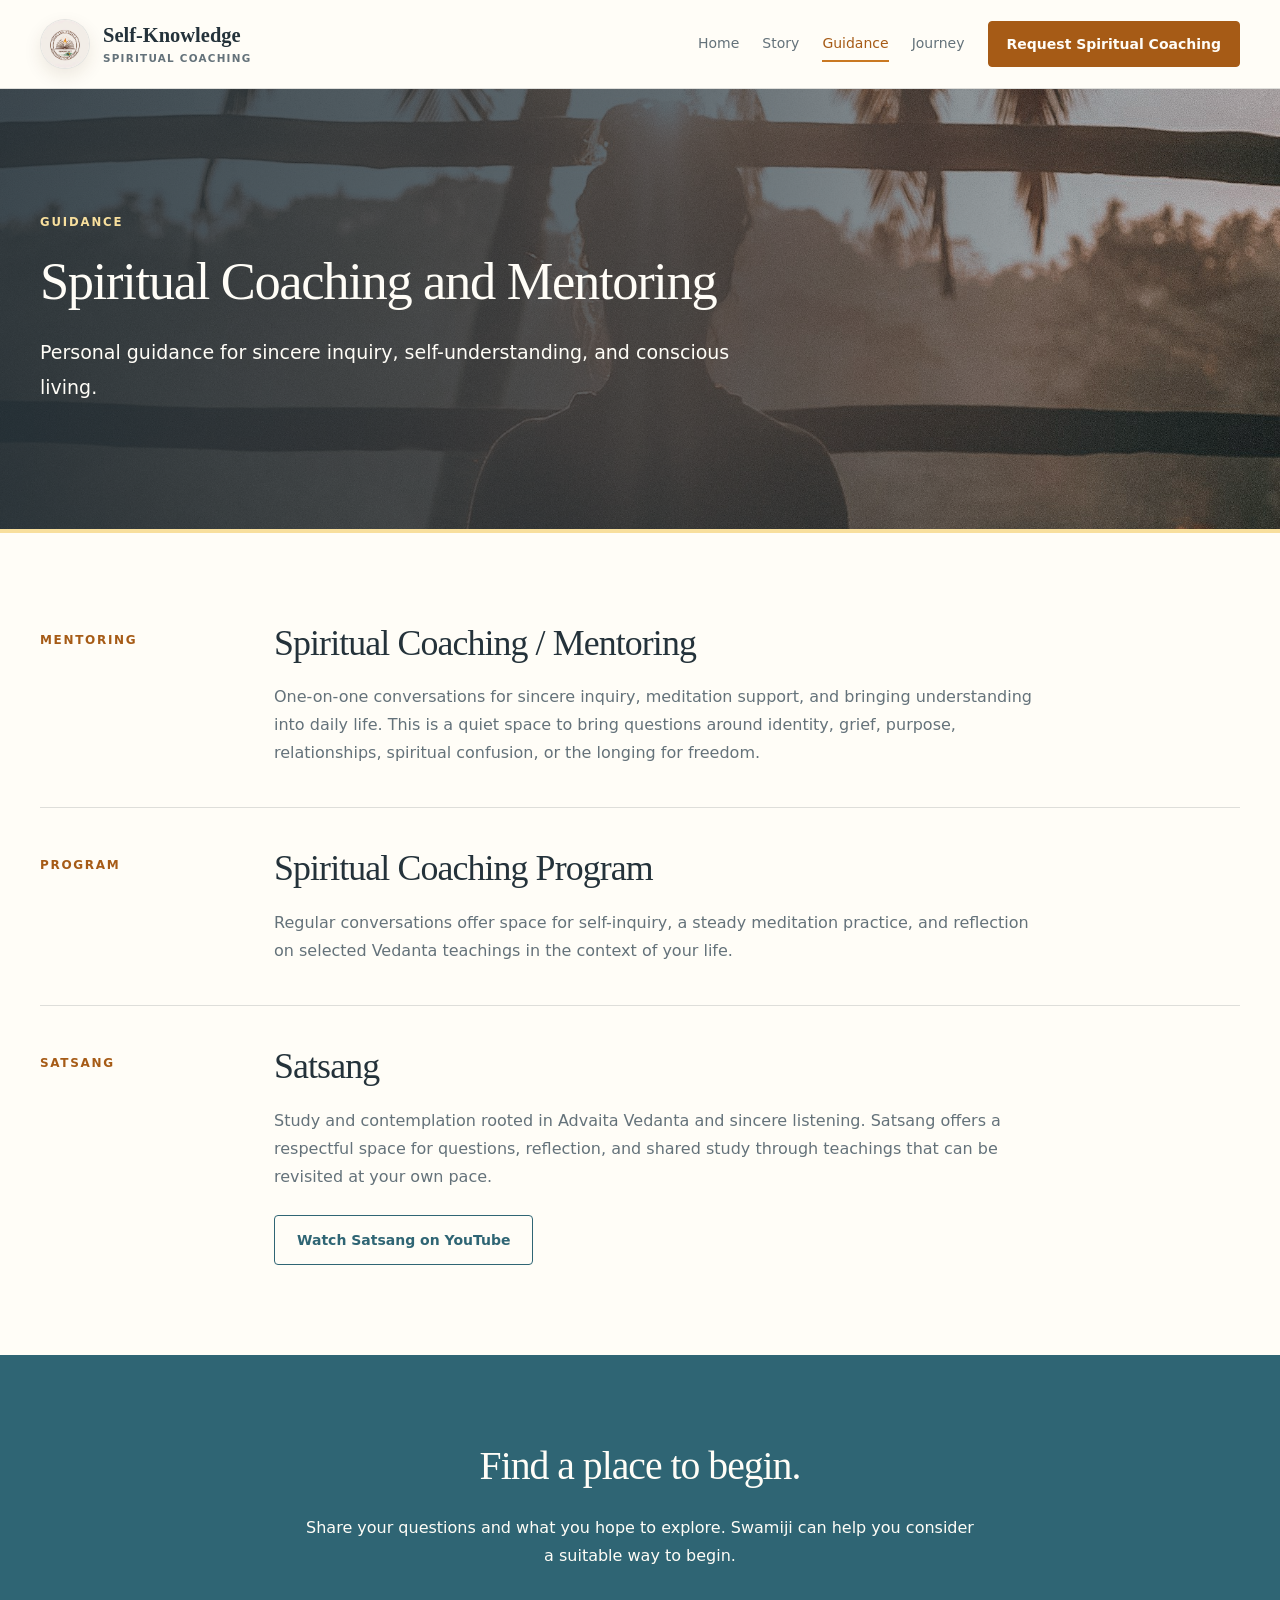
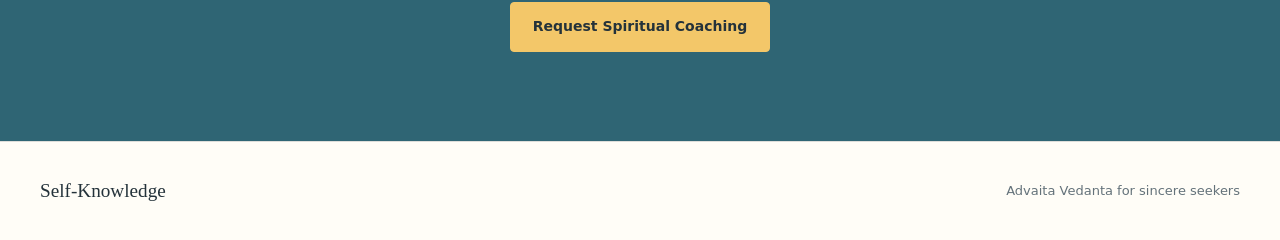
<file: services.html>
<!doctype html>
<html lang="en">
  <head>
    <meta charset="utf-8">
    <meta name="viewport" content="width=device-width, initial-scale=1">
    <title>Guidance | Self-Knowledge</title>
    <link rel="stylesheet" href="styles.css?v=20261010-journey">
  </head>
  <body class="site-page">
    <a class="skip-link" href="#main-content">Skip to content</a>
    <div class="site-shell">
      <header class="nav">
        <div class="container nav-inner">
          <a class="brand" href="index.html" aria-label="Self-Knowledge home">
            <img class="brand-emblem" src="images/site-sharada-vidya-emblem.jpg" alt="Sharada Vidya Education Foundation emblem">
            <span class="brand-text">
              <span class="brand-name">Self-Knowledge</span>
              <span class="brand-subtitle">Spiritual Coaching</span>
            </span>
          </a>
          <button class="menu-toggle" type="button" aria-label="Open navigation menu" aria-controls="mobile-navigation" aria-expanded="false">
            <span></span>
            <span></span>
            <span></span>
          </button>
          <nav class="nav-links" aria-label="Primary navigation">
            <a href="index.html">Home</a>
            <a href="about.html">Story</a>
            <a aria-current="page" href="services.html">Guidance</a>
            <a href="approach.html">Journey</a>
            <a class="nav-cta" href="contact.html">Request Spiritual Coaching</a>
          </nav>
        </div>
        <button class="drawer-backdrop" type="button" data-drawer-close tabindex="-1" aria-label="Close navigation menu"></button>
        <aside class="mobile-drawer" id="mobile-navigation" role="dialog" aria-modal="true" aria-label="Mobile navigation" aria-hidden="true" inert>
          <div class="drawer-header">
            <a class="brand" href="index.html" aria-label="Self-Knowledge home">
              <img class="brand-emblem" src="images/site-sharada-vidya-emblem.jpg" alt="Sharada Vidya Education Foundation emblem">
              <span class="brand-text">
                <span class="brand-name">Self-Knowledge</span>
                <span class="brand-subtitle">Spiritual Coaching</span>
              </span>
            </a>
            <button class="drawer-close" type="button" data-drawer-close aria-label="Close navigation menu">Close</button>
          </div>
          <nav class="drawer-links" aria-label="Mobile primary navigation">
            <a href="index.html">Home</a>
            <a href="about.html">Story</a>
            <a aria-current="page" href="services.html">Guidance</a>
            <a href="approach.html">Journey</a>
            <a class="nav-cta" href="contact.html">Request Spiritual Coaching</a>
          </nav>
        </aside>
      </header>

      <main id="main-content" tabindex="-1">
        <section class="page-hero guidance-hero">
          <div class="container hero-frame">
            <div class="hero-copy">
              <p class="eyebrow">Guidance</p>
            <h1>Spiritual Coaching and Mentoring</h1>
            <p class="lead">Personal guidance for sincere inquiry, self-understanding, and conscious living.</p>
            </div>
            <figure class="hero-media">
              <img src="images/site-hero-meditation.jpg" alt="Meditation in the soft light of dawn" width="1800" height="2093" fetchpriority="high" decoding="async">
            </figure>
          </div>
        </section>

        <section class="section">
          <div class="container service-detail-list">
            <article class="service-detail">
              <span>Mentoring</span>
              <div>
                <h2>Spiritual Coaching / Mentoring</h2>
                <p>One-on-one conversations for sincere inquiry, meditation support, and bringing understanding into daily life. This is a quiet space to bring questions around identity, grief, purpose, relationships, spiritual confusion, or the longing for freedom.</p>
              </div>
            </article>

            <article class="service-detail">
              <span>Program</span>
              <div>
                <h2>Spiritual Coaching Program</h2>
                <p>Regular conversations offer space for self-inquiry, a steady meditation practice, and reflection on selected Vedanta teachings in the context of your life.</p>
              </div>
            </article>


            <article class="service-detail">
              <span>Satsang</span>
              <div>
                <h2>Satsang</h2>
                <p>Study and contemplation rooted in Advaita Vedanta and sincere listening. Satsang offers a respectful space for questions, reflection, and shared study through teachings that can be revisited at your own pace.</p>
                <a class="button secondary" href="https://www.youtube.com/@shivatmanandaswami" target="_blank" rel="noopener">Watch Satsang on YouTube</a>
              </div>
            </article>
          </div>
        </section>

        <section class="section band">
          <div class="container">
            <div class="cta-band">
              <h2>Find a place to begin.</h2>
              <p>Share your questions and what you hope to explore. Swamiji can help you consider a suitable way to begin.</p>
              <a class="button" href="contact.html">Request Spiritual Coaching</a>
            </div>
          </div>
        </section>
      </main>

      <footer class="footer">
        <div class="container footer-inner">
          <span>Self-Knowledge</span>
          <span>Advaita Vedanta for sincere seekers</span>
        </div>
      </footer>
    </div>
    <script src="script.js?v=20261010-redesign"></script>
  </body>
</html>
</file>
<file: styles.css>
/* Shared design system: original palette, original imagery, consistent components. */
:root {
  --ink: #24323a; --muted: #64727a; --paper: #fffdf7; --white: #ffffff;
  --accent: #c97822; --accent-strong: #a65b16; --accent-soft: #f8df9d;
  --marigold: #f3c769; --deep-blue: #2f6574; --sky: #8fbdc8; --wash: #eef7f6;
  --line: rgba(36, 50, 58, .15); --radius: 8px;
  --section-space: clamp(56px, 7vw, 96px); --layout-gap: clamp(32px, 5vw, 72px);
  --shadow: 0 12px 32px rgba(47, 101, 116, .07);
  font-family: ui-sans-serif, system-ui, -apple-system, BlinkMacSystemFont, "Segoe UI", sans-serif;
  color: var(--ink); background: var(--paper); font-synthesis: none;
}
* { box-sizing: border-box; }
html { scroll-behavior: smooth; scroll-padding-top: 104px; }
body { margin: 0; background: var(--paper); line-height: 1.75; }
a { color: inherit; text-decoration: none; }
img { display: block; max-width: 100%; height: auto; }
button, input, textarea { font: inherit; }
button { cursor: pointer; }
button, a { touch-action: manipulation; }
[hidden] { display: none !important; }
:where(a, button, input, textarea):focus-visible { outline: 3px solid var(--deep-blue); outline-offset: 4px; }
.site-shell { min-height: 100vh; display: flex; flex-direction: column; }
main { flex: 1; }
.container { width: min(100% - 80px, 1200px); margin-inline: auto; }
:where(.hero-frame, .intro-grid, .story-page, .bio-feature, .practice, .contact-layout) > * { min-width: 0; }

/* One typographic hierarchy for every page. */
h1, h2, h3 { margin: 0; font-family: Georgia, "Times New Roman", serif; font-weight: 400; line-height: 1.14; letter-spacing: -.025em; overflow-wrap: break-word; }
h1 { font-size: clamp(2.6rem, 4.1vw, 3.75rem); text-wrap: balance; }
h2 { font-size: clamp(2rem, 3.1vw, 2.75rem); text-wrap: balance; }
h3 { font-size: clamp(1.4rem, 1.8vw, 1.65rem); line-height: 1.25; }
p { margin: 0; }
.eyebrow { margin: 0 0 20px; color: var(--accent-strong); font-size: .73rem; font-weight: 650; line-height: 1.5; letter-spacing: .16em; text-transform: uppercase; }
.lead { max-width: 58ch; margin-top: 24px; color: var(--muted); font-size: clamp(1.0625rem, 1.5vw, 1.1875rem); line-height: 1.8; }

/* The original emblem styling is retained. */
.nav { position: sticky; top: 0; z-index: 20; border-bottom: 1px solid var(--line); background: var(--paper); }
.nav-inner { display: flex; align-items: center; justify-content: space-between; min-height: 88px; gap: 32px; }
.brand { display: inline-flex; align-items: center; gap: 13px; flex-shrink: 0; }
.brand-emblem { width: 50px; height: 50px; flex: 0 0 auto; border: 1px solid rgba(36, 50, 58, .12); border-radius: 50%; background: #fffdf8; box-shadow: 0 7px 18px rgba(78, 48, 24, .1); object-fit: cover; object-position: center 43%; }
.brand-text { display: grid; line-height: 1.1; }
.brand-name { font-family: Georgia, "Times New Roman", serif; font-weight: 700; font-size: 1.28rem; }
.brand-subtitle { margin-top: 6px; color: var(--muted); font-size: .65rem; font-weight: 650; letter-spacing: .12em; text-transform: uppercase; }
.nav-links { display: flex; align-items: center; gap: clamp(16px, 1.8vw, 28px); font-size: .875rem; line-height: 1.4; }
.nav-links > a:not(.nav-cta) { position: relative; padding-block: 16px; color: var(--muted); }
.nav-links > a:not(.nav-cta)::after { position: absolute; content: ""; height: 2px; bottom: 8px; inset-inline: 0; background: var(--accent); transform: scaleX(0); transition: transform 180ms ease; }
.nav-links > a:hover, .nav-links > a[aria-current="page"] { color: var(--accent-strong); }
.nav-links > a:hover::after, .nav-links > a[aria-current="page"]::after { transform: scaleX(1); }
.button, .nav-cta { display: inline-flex; align-items: center; justify-content: center; gap: 12px; min-height: 50px; padding: 13px 22px; border: 1px solid var(--accent-strong); border-radius: 4px; background: var(--accent-strong); color: var(--paper); font-size: .875rem; font-weight: 600; line-height: 1.5; text-align: center; transition: background-color 180ms ease, border-color 180ms ease, color 180ms ease; }
.button:hover, .nav-cta:hover { background: var(--marigold); border-color: var(--marigold); color: var(--ink); }
.nav-links .nav-cta:hover { color: var(--ink); }
.nav-links .nav-cta { min-height: 46px; padding: 11px 18px; color: var(--paper); white-space: nowrap; }
.nav-links .nav-cta[aria-current="page"] { color: var(--paper); outline: 2px solid var(--accent-soft); outline-offset: 3px; }
.nav-links .nav-cta[aria-current="page"]:focus-visible { outline: 3px solid var(--deep-blue); outline-offset: 4px; }
.nav-links .nav-cta:hover, .nav-links .nav-cta[aria-current="page"]:hover { color: var(--ink); }
.button.secondary { background: transparent; color: var(--deep-blue); border-color: var(--deep-blue); }
.button.secondary:hover { background: var(--wash); }
.menu-toggle { display: none; width: 46px; height: 46px; flex: 0 0 auto; align-items: center; justify-content: center; flex-direction: column; gap: 5px; border: 1px solid var(--line); border-radius: 4px; background: transparent; color: var(--ink); }
.menu-toggle span { width: 20px; height: 2px; background: currentColor; }
.drawer-backdrop { display: none; position: fixed; inset: 0; z-index: 30; border: 0; background: rgba(36, 50, 58, .35); }
.mobile-drawer { position: fixed; inset: 0 0 0 auto; z-index: 31; display: flex; flex-direction: column; width: min(400px, 92vw); height: 100dvh; gap: 32px; padding: 28px; overflow-y: auto; border-left: 1px solid var(--line); background: var(--paper); box-shadow: var(--shadow); visibility: hidden; transform: translateX(100%); transition: transform 220ms ease; }
.nav-open { overflow: hidden; }
.nav-open .drawer-backdrop { display: block; }
.nav-open .mobile-drawer { visibility: visible; transform: translateX(0); }
.drawer-header { display: flex; align-items: center; justify-content: space-between; gap: 12px; }
.drawer-header .brand { gap: 10px; }
.drawer-header .brand-emblem { width: 40px; height: 40px; }
.drawer-header .brand-name { font-size: 1.1rem; }
.drawer-header .brand-subtitle { font-size: .59rem; }
.drawer-close { min-height: 44px; padding: 8px 10px; border: 1px solid var(--line); border-radius: 4px; background: transparent; color: var(--ink); font-size: .8rem; }
.drawer-links { display: grid; gap: 8px; }
.drawer-links a { display: flex; align-items: center; min-height: 50px; padding: 12px 16px; border-radius: 4px; font-size: 1rem; }
.drawer-links a:not(.nav-cta):hover, .drawer-links a:not(.nav-cta)[aria-current="page"] { color: var(--accent-strong); background: var(--wash); }
.drawer-links .nav-cta { justify-content: center; margin-top: 16px; font-size: .875rem; }
.skip-link { position: fixed; z-index: 50; left: 20px; top: -100px; padding: 12px 18px; border-radius: 4px; background: var(--deep-blue); color: var(--white); }
.skip-link:focus { top: 12px; }

/* Original photographs form a consistent, distinct title backdrop. */
.hero, .page-hero { position: relative; isolation: isolate; overflow: hidden; background: var(--deep-blue); color: var(--paper); border-bottom: 4px solid var(--accent-soft); }
.hero-frame { display: flex; align-items: center; min-height: 440px; padding-block: 72px; }
.hero-copy { position: relative; z-index: 2; max-width: 720px; }
:is(.hero, .page-hero) .eyebrow { color: var(--accent-soft); }
:is(.hero, .page-hero) .lead { color: var(--paper); }
.home-hero .hero-frame { min-height: 600px; }
.home-hero h1 { font-size: clamp(3.1rem, 5.1vw, 4.6rem); }
.hero-media { position: absolute; inset: 0; z-index: 0; margin: 0; width: 100%; height: 100%; }
.hero-media img { width: 100%; height: 100%; object-fit: cover; object-position: var(--image-focus, center); }
.hero-media::after { content: ""; position: absolute; inset: 0; background: linear-gradient(90deg, rgba(36, 50, 58, .88), rgba(36, 50, 58, .72) 52%, rgba(36, 50, 58, .28)); }
.home-hero { --image-focus: center 35%; }
.story-hero { --image-focus: center 58%; }
.guidance-hero { --image-focus: center 20%; }
.experiences-hero { --image-focus: center 72%; }
.contact-hero { --image-focus: 32% 28%; }
.hero-actions { display: flex; flex-wrap: wrap; gap: 12px; margin-top: 32px; }
:is(.hero, .page-hero) .button.secondary { color: var(--paper); border-color: var(--paper); }
:is(.hero, .page-hero) .button.secondary:hover { background: var(--paper); color: var(--ink); }
:is(.hero, .page-hero) :focus-visible { outline-color: var(--marigold); }
.hero-note { margin-top: 32px; padding-top: 24px; border-top: 1px solid rgba(255, 253, 247, .3); color: var(--accent-soft); font-family: Georgia, "Times New Roman", serif; font-size: clamp(1.15rem, 1.6vw, 1.4rem); font-style: italic; line-height: 1.5; }
.hero-note span { background: none; }

/* Shared section rhythm, open editorial layouts and readable copy. */
.section { padding-block: var(--section-space); }
.section.band { background: var(--wash); }
.intro-grid, .story-page, .bio-feature, .practice, .contact-layout { display: grid; grid-template-columns: minmax(0, 1fr) minmax(0, 1fr); align-items: start; gap: var(--layout-gap); }
.intro-copy, .story-main, .contact-copy { display: grid; gap: 24px; }
.intro-copy p, .story-main p, .bio-placeholder > p:not(.eyebrow), .contact-copy p, .practice-panel p { color: var(--muted); font-size: 1rem; line-height: 1.85; }
.intro-grid h2 { max-width: 20ch; }
.intro-grid .eyebrow { margin-bottom: 20px; }

/* Tile anatomy is consistent: label, heading, text, aligned link. */
.page-card-grid, .detail-grid { display: grid; grid-template-columns: repeat(3, minmax(0, 1fr)); grid-auto-rows: 1fr; gap: 24px; }
.page-card, .detail-grid article { min-width: 0; padding: 32px; border: 1px solid var(--line); border-top: 2px solid var(--accent); border-radius: var(--radius); background: var(--paper); }
.page-card { display: flex; flex-direction: column; align-items: start; }
.page-card > span { color: var(--accent-strong); font-size: .73rem; line-height: 1.5; font-weight: 650; letter-spacing: .12em; text-transform: uppercase; }
.page-card h3 { margin-top: 20px; }
.page-card p, .detail-grid p { margin-top: 16px; color: var(--muted); font-size: .9375rem; line-height: 1.85; }
.page-card a { display: inline-flex; align-items: center; justify-content: space-between; gap: 16px; width: 100%; min-height: 48px; margin-top: auto; padding-top: 24px; color: var(--deep-blue); font-size: .875rem; font-weight: 600; }
.page-card a:hover { color: var(--accent-strong); }
.page-card a svg { width: 20px; height: 20px; flex-shrink: 0; transition: transform 180ms ease; }
.page-card a:hover svg { transform: translateX(4px); }
.page-card:focus-within { border-color: var(--deep-blue); }

/* Every biography photo is retained, with deliberate reading/media proportions. */
.story-page { grid-template-columns: minmax(0, 1.2fr) minmax(0, .85fr); align-items: center; }
.story-main { gap: 40px; }
.story-chapter { display: grid; gap: 20px; }
.story-chapter .eyebrow { margin: 0; }
.story-chapter h2 { font-size: clamp(1.9rem, 2.8vw, 2.5rem); }
.story-aside { display: grid; gap: 24px; }
.story-aside img { width: 100%; aspect-ratio: 4 / 5; object-fit: cover; object-position: center; border-radius: var(--radius); }
.quote { margin: 0; padding: 8px 0 8px 24px; border-left: 2px solid var(--accent); font-family: Georgia, "Times New Roman", serif; font-size: clamp(1.25rem, 2vw, 1.65rem); color: var(--deep-blue); line-height: 1.5; }
.bio-feature { align-items: center; }
.bio-placeholder > p:not(.eyebrow) { margin-top: 24px; }
.bio-image-grid { display: grid; grid-template-columns: 1fr 1fr; grid-template-rows: minmax(0, 1fr) minmax(0, 1fr); gap: 16px; height: 520px; }
.bio-image-grid img { width: 100%; height: 100%; min-height: 0; object-fit: cover; border-radius: var(--radius); }
.bio-image-grid img:first-child { grid-row: span 2; object-position: center 42%; }

/* Guidance becomes a calm sequence separated by horizontal rules. */
.service-detail-list { display: grid; }
.service-detail { display: grid; grid-template-columns: 170px minmax(0, 1fr); gap: var(--layout-gap); padding-block: 40px; border-bottom: 1px solid var(--line); }
.service-detail:first-child { padding-top: 0; }
.service-detail:last-child { padding-bottom: 0; border: 0; }
.service-detail > span { padding-top: 7px; color: var(--accent-strong); font-size: .75rem; font-weight: 650; letter-spacing: .14em; text-transform: uppercase; }
.service-detail h2 { font-size: clamp(1.8rem, 2.8vw, 2.5rem); }
.service-detail p { max-width: 76ch; margin-top: 20px; color: var(--muted); }
.service-detail .button { margin-top: 24px; }

/* Practice rows share consistent separators and numbering. */
.practice-list { display: grid; gap: 0; margin: 32px 0 0; padding: 0; list-style: none; }
.practice-list li { display: grid; grid-template-columns: 40px minmax(0, 1fr); align-items: start; gap: 20px; padding-block: 20px; border-top: 1px solid var(--line); color: var(--muted); }
.practice-list strong { color: var(--ink); font-weight: 600; }
.number { display: grid; place-items: center; width: 40px; height: 40px; border: 1px solid var(--accent-soft); border-radius: 50%; background: var(--paper); color: var(--accent-strong); font-family: Georgia, "Times New Roman", serif; font-size: 1.1rem; }
.practice-panel img { width: 100%; aspect-ratio: 16 / 11; object-fit: cover; border-radius: var(--radius); margin-bottom: 28px; }
.practice-panel h3 { max-width: 28ch; }
.practice-panel p { margin-top: 16px; }

/* Closing sections form one continuous band, instead of nested boxes. */
.section:has(.cta-band) { padding: 0; background: var(--deep-blue); }
.cta-band { padding-block: var(--section-space); color: var(--paper); text-align: center; }
.cta-band h2 { max-width: 26ch; margin-inline: auto; }
.cta-band p { max-width: 66ch; margin: 24px auto 0; color: var(--paper); font-size: 1rem; }
.cta-band .button { margin-top: 32px; background: var(--marigold); border-color: var(--marigold); color: var(--ink); }
.cta-band .button:hover { background: var(--accent-soft); border-color: var(--accent-soft); }
.cta-band :focus-visible { outline-color: var(--marigold); }
.footer { padding-block: 32px; border-top: 1px solid var(--line); color: var(--muted); font-size: .8125rem; }
.footer-inner { display: flex; align-items: center; justify-content: space-between; gap: 16px; }
.footer-inner > span:first-child { font-family: Georgia, "Times New Roman", serif; color: var(--ink); font-size: 1.2rem; }

/* Complete reflections remain readable and navigable. */
.reflections { max-width: 880px; }
.testimony-heading { color: var(--accent-strong); font-family: inherit; font-size: .75rem; font-weight: 650; line-height: 1.5; letter-spacing: .14em; text-align: center; text-transform: uppercase; }
.testimony-carousel { margin-top: 32px; padding: clamp(24px, 4vw, 56px); border: 1px solid var(--line); border-top: 2px solid var(--accent); border-radius: var(--radius); background: var(--white); }
.testimony-slide { margin: 0; }
.testimony-slide + .testimony-slide { margin-top: 40px; padding-top: 40px; border-top: 1px solid var(--line); }
.testimony-carousel.is-enhanced .testimony-slide { margin: 0; padding: 0; border: 0; }
.testimony-slide blockquote { margin: 0; }
.testimony-slide blockquote::before { content: "\201C"; display: block; height: 40px; color: var(--accent); font-family: Georgia, serif; font-size: 64px; line-height: 1; }
.testimony-slide blockquote p { margin-top: 20px; color: var(--ink); font-family: Georgia, "Times New Roman", serif; font-size: clamp(1.0625rem, 1.5vw, 1.1875rem); line-height: 1.9; }
.testimony-slide figcaption { margin-top: 32px; }
.testimony-name { display: block; color: var(--accent-strong); font-size: .9375rem; font-weight: 600; }
.testimony-detail { display: block; margin-top: 4px; color: var(--muted); font-size: .8125rem; }
.testimony-controls { display: flex; align-items: center; justify-content: center; gap: 16px; margin-top: 32px; padding-top: 24px; border-top: 1px solid var(--line); }
.testimony-arrow, .testimony-dot { display: inline-flex; align-items: center; justify-content: center; width: 44px; height: 44px; padding: 0; border: 0; background: transparent; color: var(--deep-blue); }
.testimony-arrow { border: 1px solid var(--line); border-radius: 50%; }
.testimony-arrow svg { width: 20px; height: 20px; }
.testimony-arrow:hover { background: var(--wash); border-color: var(--deep-blue); }
.testimony-dots { display: flex; }
.testimony-dot span { width: 7px; height: 7px; border-radius: 50%; background: var(--accent-strong); opacity: .35; }
.testimony-dot[aria-current="true"] span { opacity: 1; }
.testimony-position { position: absolute; width: 1px; height: 1px; overflow: hidden; clip-path: inset(50%); white-space: nowrap; }

/* The contact form still opens a mailto draft. */
.contact-layout { grid-template-columns: minmax(0, .9fr) minmax(0, 1fr); }
.contact-copy h2 { max-width: 19ch; }
.contact-form { display: grid; gap: 24px; padding: 32px; border: 1px solid var(--line); border-top: 2px solid var(--accent); border-radius: var(--radius); background: var(--white); }
.contact-form label { display: grid; gap: 8px; color: var(--ink); font-size: .875rem; font-weight: 600; }
.contact-form input, .contact-form textarea { width: 100%; min-width: 0; padding: 12px 14px; border: 1px solid var(--line); border-radius: 4px; background: var(--paper); color: var(--ink); font-size: 1rem; line-height: 1.5; }
.contact-form input { min-height: 50px; }
.contact-form textarea { resize: vertical; min-height: 160px; }
.contact-form input:hover, .contact-form textarea:hover { border-color: var(--deep-blue); }
.form-note { margin: 0; color: var(--muted); font-size: .8125rem; line-height: 1.8; }
.form-note a { color: var(--deep-blue); text-decoration: underline; text-underline-offset: 3px; overflow-wrap: anywhere; }
.contact-form .button { justify-self: start; }

@media (max-width: 1100px) {
  .nav-inner { min-height: 76px; }
  .nav-links { display: none; }
  .menu-toggle { display: inline-flex; }
  .hero-frame { gap: 40px; }
  .home-hero h1 { font-size: clamp(3rem, 5.4vw, 4rem); }
  .page-card, .detail-grid article { padding: 24px; }
}
@media (max-width: 860px) {
  .container { width: calc(100% - 48px); }
  .hero-frame { min-height: 420px; padding-block: 64px; }
  .home-hero .hero-frame { min-height: 560px; }
  .hero-copy { max-width: 700px; }
  h1 { font-size: clamp(2.5rem, 6vw, 3.5rem); }
  .home-hero h1 { font-size: clamp(3rem, 7vw, 4rem); }
  .hero-media::after { background: rgba(36, 50, 58, .76); }
  .home-hero { --image-focus: center 64%; }
  .guidance-hero { --image-focus: center 60%; }
  .story-hero { --image-focus: center 65%; }
  .intro-grid, .story-page, .bio-feature, .practice, .contact-layout { grid-template-columns: 1fr; gap: 40px; }
  .intro-grid h2, .contact-copy h2 { max-width: 28ch; }
  .story-aside { grid-template-columns: 1fr 1fr; align-items: center; }
  .story-aside img { aspect-ratio: 4 / 3; }
  .bio-image-grid { height: 480px; }
  .practice-panel { max-width: 660px; }
  .service-detail { grid-template-columns: 120px minmax(0, 1fr); gap: 32px; }
  .page-card-grid, .detail-grid { grid-template-columns: 1fr; }
  .page-card, .detail-grid article { padding: 32px; }
  .contact-form { max-width: 660px; width: 100%; }
}
@media (max-width: 520px) {
  :root { --section-space: 56px; }
  .container { width: calc(100% - 40px); }
  .nav-inner { min-height: 72px; gap: 12px; }
  .brand { gap: 10px; }
  .brand-emblem { width: 40px; height: 40px; }
  .brand-name { font-size: 1.1rem; }
  .brand-subtitle { font-size: .59rem; }
  .mobile-drawer { padding: 20px; }
  .drawer-header .brand-name { font-size: 1rem; }
  .drawer-header .brand-emblem { width: 36px; height: 36px; }
  .hero-frame { min-height: 400px; padding-block: 48px; }
  .home-hero .hero-frame { min-height: 600px; }
  h1 { font-size: clamp(2.25rem, 8.5vw, 2.75rem); }
  .home-hero h1 { font-size: clamp(2.7rem, 10vw, 3.25rem); }
  h2 { font-size: 2rem; }
  .lead { font-size: 1.0625rem; margin-top: 20px; }
  .hero-actions { display: grid; gap: 12px; margin-top: 24px; }
  .hero-actions .button { width: 100%; }
  .hero-note { margin-top: 24px; padding-top: 20px; }
  .eyebrow { margin-bottom: 16px; font-size: .6875rem; }
  .page-card, .detail-grid article, .contact-form { padding: 24px; }
  .page-card-grid, .detail-grid { gap: 20px; }
  .story-aside { grid-template-columns: 1fr; gap: 24px; }
  .story-main { gap: 32px; }
  .bio-image-grid { height: 340px; gap: 12px; }
  .service-detail { grid-template-columns: 1fr; gap: 16px; padding-block: 32px; }
  .service-detail > span { padding: 0; }
  .service-detail .button { width: 100%; }
  .practice-list li { gap: 16px; }
  .testimony-carousel { padding: 24px; }
  .testimony-controls { display: grid; grid-template-columns: 44px 1fr 44px; gap: 16px; }
  .testimony-dots { grid-column: 1 / -1; grid-row: 2; justify-content: center; }
  .testimony-controls [data-testimony-prev] { grid-column: 1; grid-row: 1; }
  .testimony-controls [data-testimony-next] { grid-column: 3; grid-row: 1; }
  .contact-form .button { width: 100%; }
  .footer-inner { flex-direction: column; align-items: start; gap: 8px; }
}
@media (prefers-reduced-motion: reduce) {
  html { scroll-behavior: auto; }
  *, *::before, *::after { transition: none !important; animation: none !important; }
}
</file>
